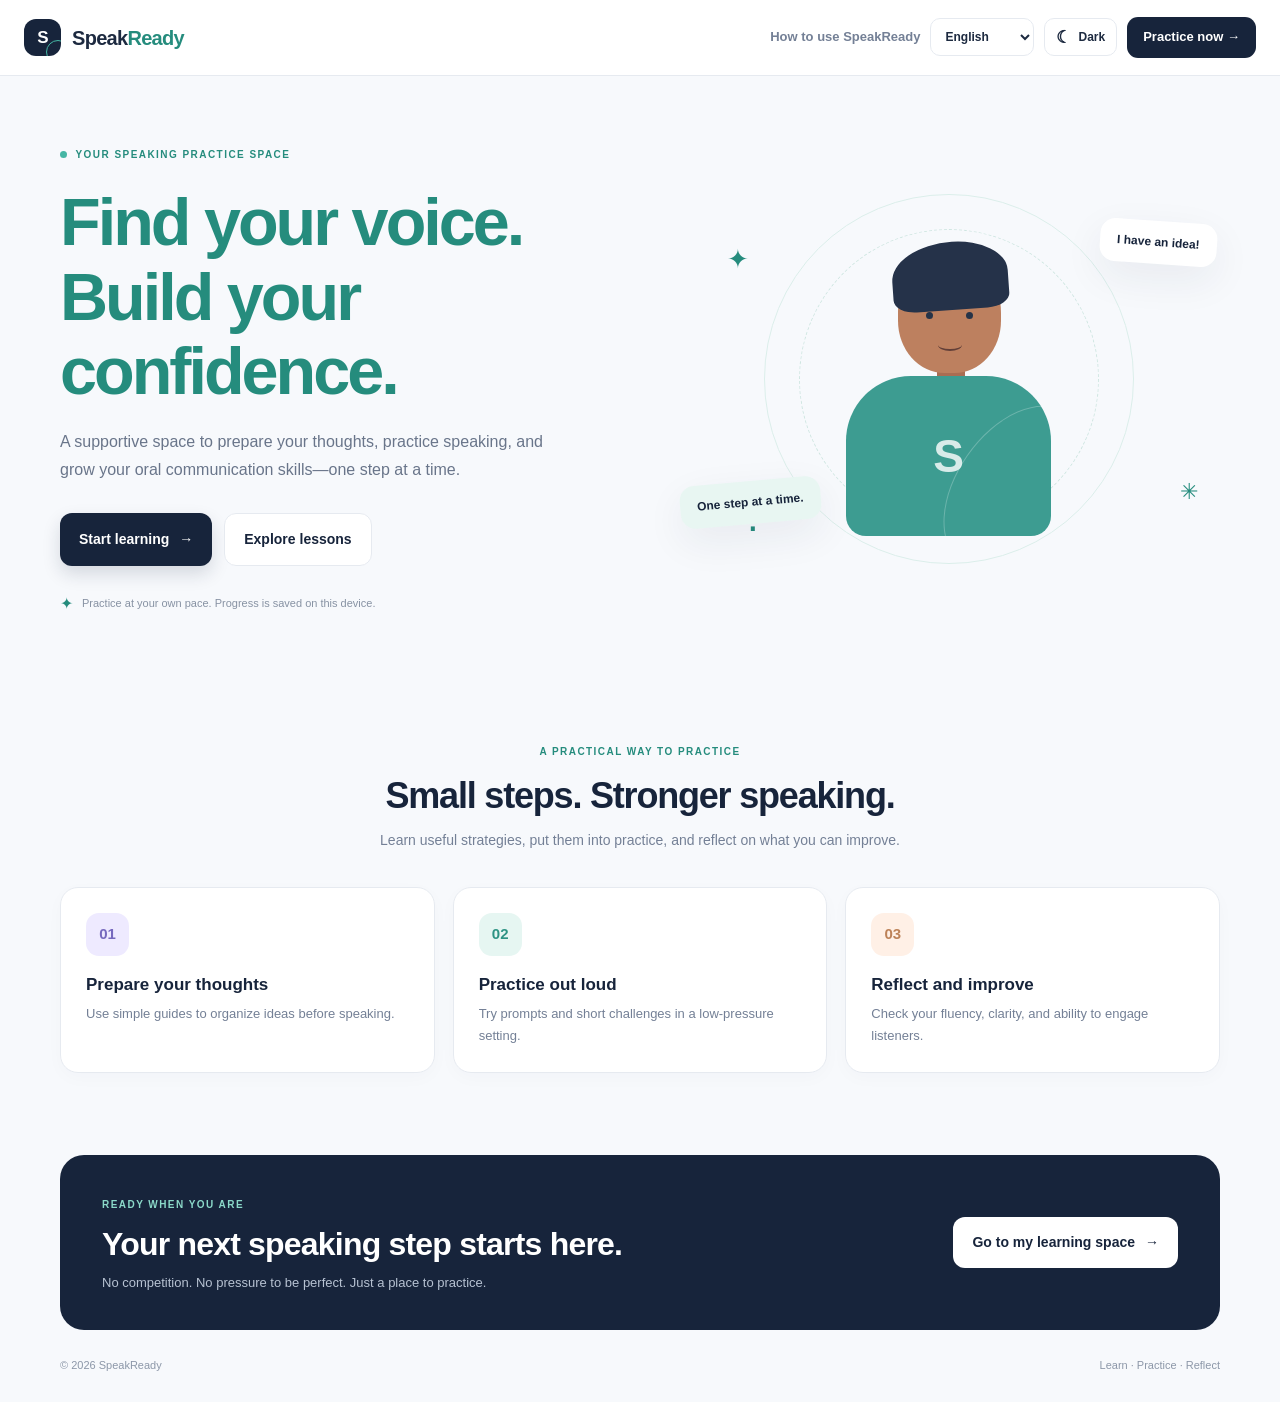
<file: index.html>
<!doctype html>
<html lang="en">

<head>
  <meta charset="utf-8">
  <meta name="viewport" content="width=device-width, initial-scale=1">
  <meta name="theme-color" content="#17243b">
  <meta name="description"
    content="SpeakReady is a guided digital learning module for speaking confidence and oral communication skills."
    data-i18n-content="home.metaDescription">
  <title>SpeakReady — Build confidence, one conversation at a time</title>
  <script src="assets/js/theme-init.js"></script>
  <link rel="stylesheet" href="assets/css/style.css">
  <script defer src="assets/js/i18n.js"></script>
  <script defer src="assets/js/layout.js"></script>
  <script defer src="assets/js/home.js"></script>
</head>

<body data-base="./" data-page="home" data-title-key="home.documentTitle">
  <a class="skip-link" href="#main-content" data-i18n="common.skip">Skip to content</a>
  <div id="site-header"></div>
  <main id="main-content" class="home-main">
    <section class="hero-section wrap">
      <div class="hero-copy">
        <span class="eyebrow"><span class="eyebrow-dot"></span><span data-i18n="home.eyebrow">YOUR SPEAKING PRACTICE
            SPACE</span></span>
        <h1><span data-i18n="home.headlineA">Find your voice.</span><br><span data-i18n="home.headlineB">Build your
            confidence.</span></h1>
        <p class="hero-description" data-i18n="home.description">A supportive space to prepare your thoughts, practice
          speaking, and grow your oral communication skills—one step at a time.</p>
        <div class="hero-actions">
          <a class="button button-primary button-lg" href="pages/dashboard.html"><span
              data-i18n="home.startLearning">Start learning</span><span aria-hidden="true">→</span></a>
          <a class="button button-quiet button-lg" href="pages/lessons.html" data-i18n="home.exploreLessons">Explore
            lessons</a>
        </div>
        <div class="hero-note"><span class="note-icon" aria-hidden="true">✦</span><span data-i18n="home.note">Practice
            at your own pace. Progress is saved on this device.</span></div>
      </div>
      <div class="hero-art" role="img" data-i18n-aria-label="home.illustrationLabel"
        aria-label="Illustration of a student speaking confidently">
        <div class="art-orbit orbit-one"></div>
        <div class="art-orbit orbit-two"></div>
        <div class="art-speech speech-one" data-i18n="home.speechOne">I have an idea!</div>
        <div class="art-speech speech-two" data-i18n="home.speechTwo">One step at a time.</div>
        <div class="art-person">
          <div class="person-hair"></div>
          <div class="person-head">
            <div class="person-eye eye-left"></div>
            <div class="person-eye eye-right"></div>
            <div class="person-smile"></div>
          </div>
          <div class="person-neck"></div>
          <div class="person-body"><span class="person-shirt-mark">S</span></div>
        </div>
        <div class="art-spark spark-one" aria-hidden="true">✦</div>
        <div class="art-spark spark-two" aria-hidden="true">✳</div>
        <div class="art-spark spark-three" aria-hidden="true">·</div>
      </div>
    </section>

    <section class="value-section wrap" aria-labelledby="value-heading">
      <div class="section-heading centered-heading">
        <span class="eyebrow" data-i18n="home.valueEyebrow">A PRACTICAL WAY TO PRACTICE</span>
        <h2 id="value-heading" data-i18n="home.valueTitle">Small steps. Stronger speaking.</h2>
        <p data-i18n="home.valueDescription">Learn useful strategies, put them into practice, and reflect on what you
          can improve.</p>
      </div>
      <div class="value-grid">
        <article class="value-card">
          <div class="value-icon icon-lavender">01</div>
          <h3 data-i18n="home.prepareTitle">Prepare your thoughts</h3>
          <p data-i18n="home.prepareText">Use simple guides to organize ideas before speaking.</p>
        </article>
        <article class="value-card">
          <div class="value-icon icon-mint">02</div>
          <h3 data-i18n="home.practiceTitle">Practice out loud</h3>
          <p data-i18n="home.practiceText">Try prompts and short challenges in a low-pressure setting.</p>
        </article>
        <article class="value-card">
          <div class="value-icon icon-peach">03</div>
          <h3 data-i18n="home.reflectTitle">Reflect and improve</h3>
          <p data-i18n="home.reflectText">Check your fluency, clarity, and ability to engage listeners.</p>
        </article>
      </div>
    </section>

    <section class="home-cta wrap">
      <div><span class="eyebrow eyebrow-light" data-i18n="home.ctaEyebrow">READY WHEN YOU ARE</span>
        <h2 data-i18n="home.ctaTitle">Your next speaking step starts here.</h2>
        <p data-i18n="home.ctaText">No competition. No pressure to be perfect. Just a place to practice.</p>
      </div>
      <a class="button button-light button-lg" href="pages/dashboard.html"><span data-i18n="home.goLearning">Go to my
          learning space</span><span aria-hidden="true">→</span></a>
    </section>
    <footer class="site-footer wrap"><span>© <span data-year></span> SpeakReady</span><span
        data-i18n="home.footer">Learn · Practice · Reflect</span></footer>
  </main>
</body>

</html>
</file>
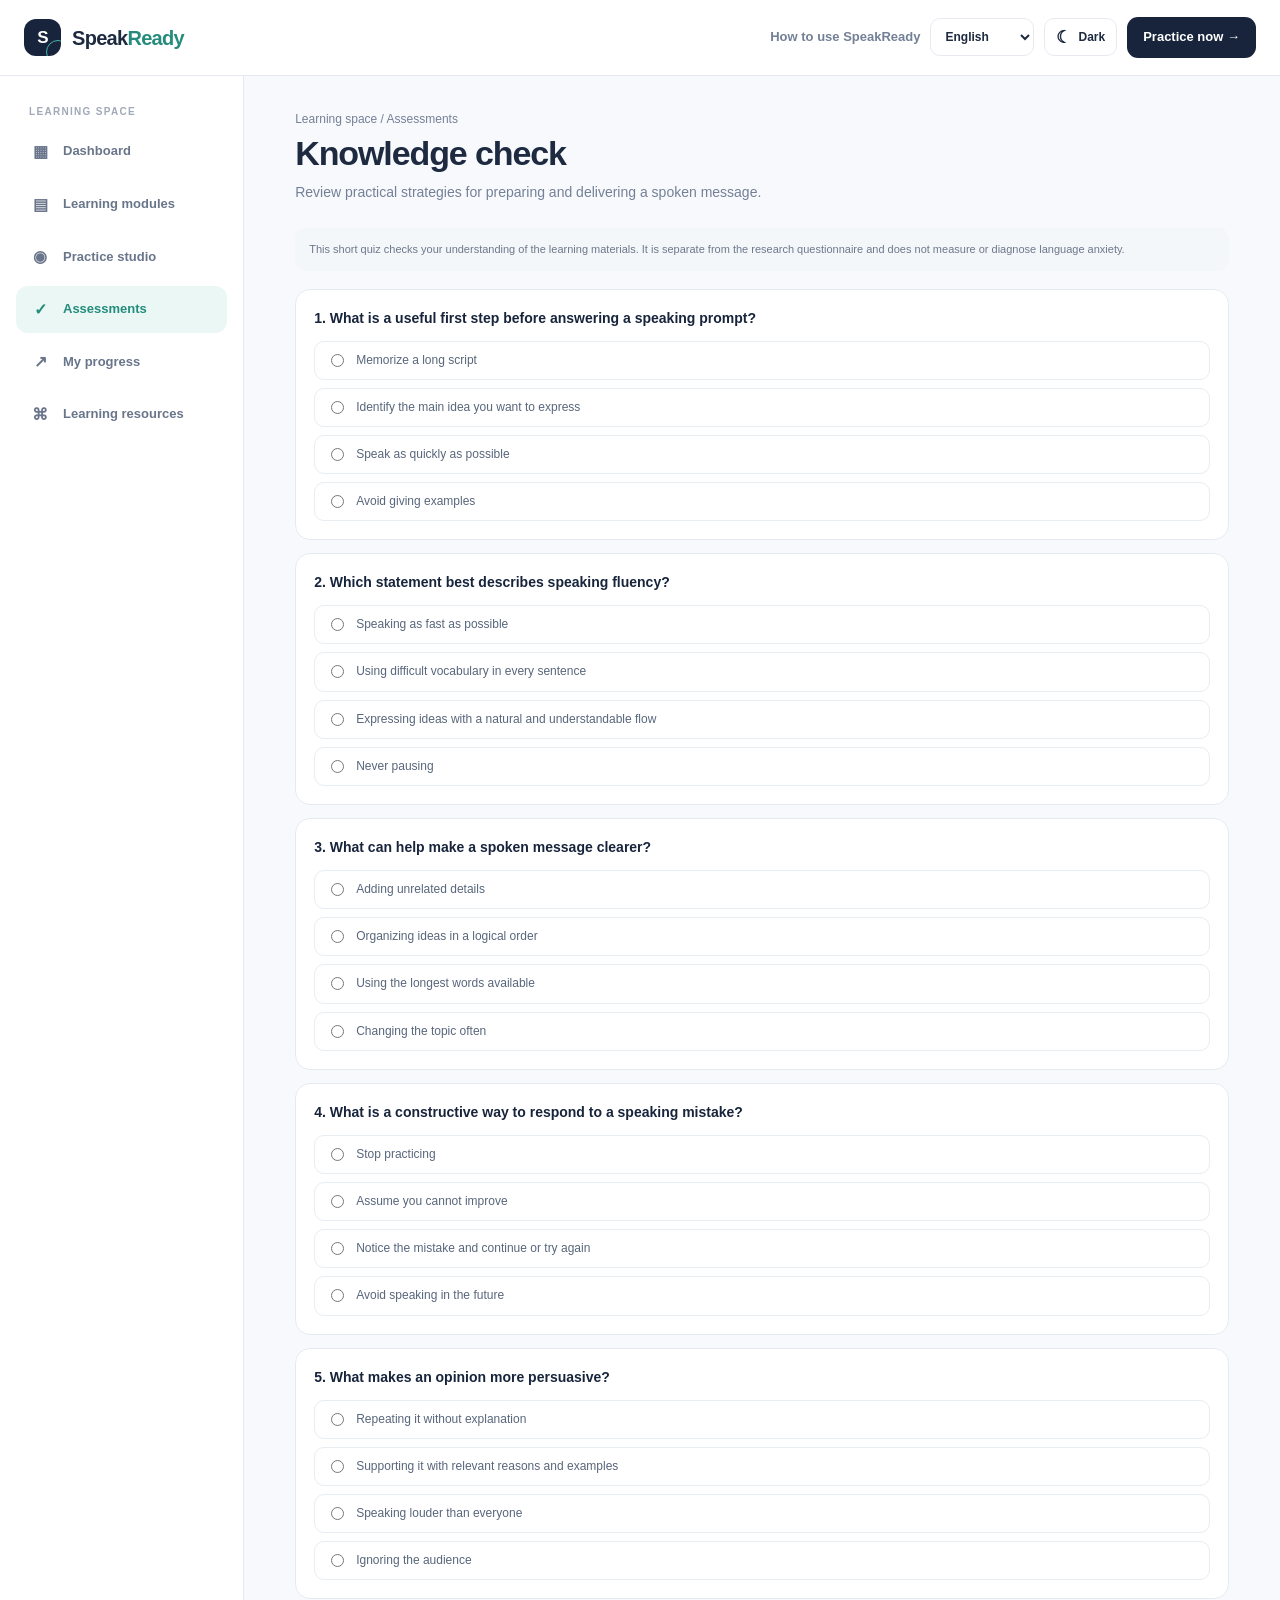
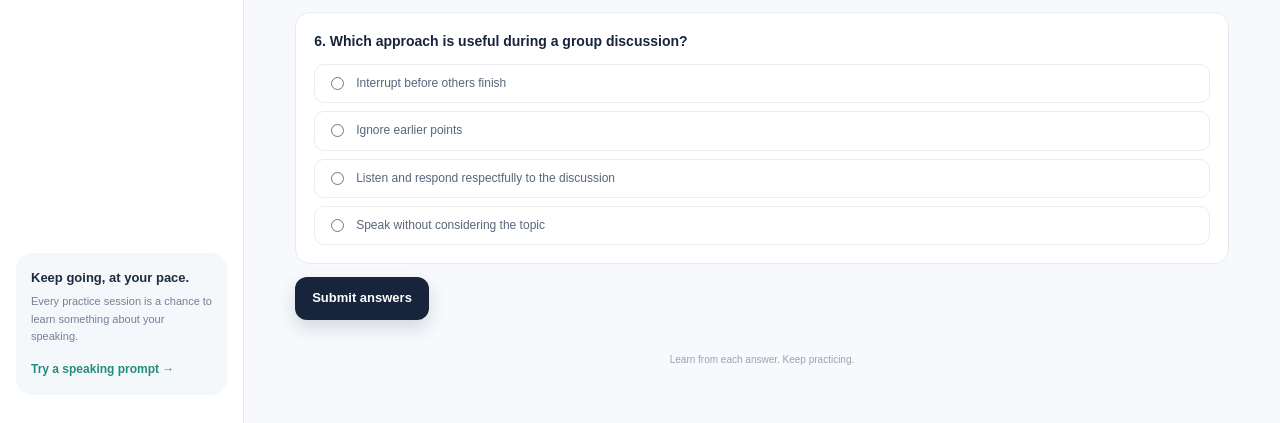
<file: pages/assessment.html>
<!doctype html>
<html lang="en">

<head>
    <meta charset="utf-8">
    <meta name="viewport" content="width=device-width,initial-scale=1">
    <meta name="theme-color" content="#17243b">
    <title>Assessment — SpeakReady</title>
    <script src="../assets/js/theme-init.js"></script>
    <link rel="stylesheet" href="../assets/css/style.css">
    <script defer src="../assets/js/i18n.js"></script>
    <script defer src="../assets/js/layout.js"></script>
    <script defer src="../assets/js/assessment.js"></script>
</head>

<body data-base="../" data-page="assessment" data-title-key="assessment.documentTitle"><a class="skip-link"
        href="#main-content" data-i18n="common.skip">Skip to content</a>
    <div id="site-header"></div>
    <div class="app-frame">
        <main id="main-content" class="main-content">
            <div class="page-topline">
                <div>
                    <div class="breadcrumb" data-i18n="assessment.breadcrumb">Learning space / Assessments</div>
                    <h1 class="page-title" data-i18n="assessment.title">Knowledge check</h1>
                    <p class="page-subtitle" data-i18n="assessment.subtitle">Review practical strategies for preparing
                        and delivering a spoken message.</p>
                </div>
            </div>
            <div class="notice notice-spaced" data-i18n="assessment.notice">This short quiz checks your understanding of
                the learning materials. It is separate from the research questionnaire and does not measure or diagnose
                language anxiety.</div>
            <form id="quiz-form">
                <div id="quiz-questions"></div><button class="button button-primary" type="submit"
                    data-i18n="assessment.submit">Submit answers</button>
            </form>
            <section id="quiz-result" class="panel quiz-result" hidden>
                <div class="score-circle"><span id="score-value">0%</span></div>
                <h2 id="score-heading" data-i18n="assessment.complete">Assessment complete</h2>
                <p id="score-message" class="panel-intro"></p><a class="button button-outline" href="progress.html"
                    data-i18n="assessment.viewProgress">View my progress</a>
            </section>
            <div class="site-footer-app" data-i18n="assessment.footer">Learn from each answer. Keep practicing.</div>
        </main>
    </div>
    <div id="toast" class="toast" role="status" aria-live="polite"></div>
</body>

</html>
</file>
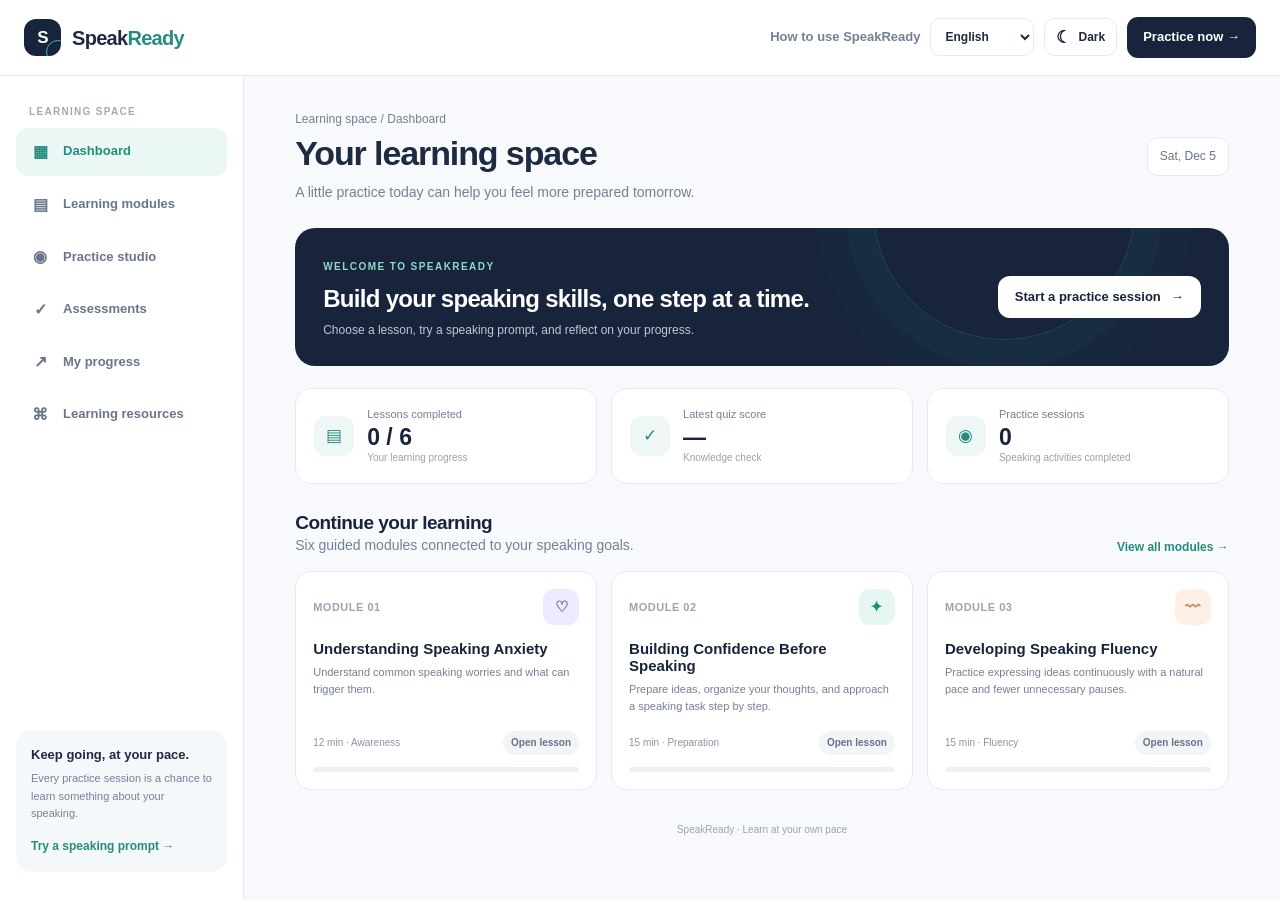
<file: pages/dashboard.html>
<!doctype html>
<html lang="en">

<head>
  <meta charset="utf-8">
  <meta name="viewport" content="width=device-width,initial-scale=1">
  <meta name="theme-color" content="#17243b">
  <title>Dashboard — SpeakReady</title>
  <script src="../assets/js/theme-init.js"></script>
  <link rel="stylesheet" href="../assets/css/style.css">
  <script defer src="../assets/js/i18n.js"></script>
  <script defer src="../assets/js/layout.js"></script>
  <script defer src="../assets/data/modules.js"></script>
  <script defer src="../assets/js/dashboard.js"></script>
</head>

<body data-base="../" data-page="dashboard" data-title-key="dashboard.documentTitle"><a class="skip-link"
    href="#main-content" data-i18n="common.skip">Skip to content</a>
  <div id="site-header"></div>
  <div class="app-frame">
    <main id="main-content" class="main-content">
      <div class="page-topline">
        <div>
          <div class="breadcrumb" data-i18n="dashboard.breadcrumb">Learning space / Dashboard</div>
          <h1 class="page-title" data-i18n="dashboard.title">Your learning space</h1>
          <p class="page-subtitle" data-i18n="dashboard.subtitle">A little practice today can help you feel more
            prepared tomorrow.</p>
        </div>
        <div class="date-chip" id="today-date" data-i18n="dashboard.date">Your dashboard</div>
      </div>
      <section class="welcome-banner">
        <div class="welcome-copy"><span class="eyebrow" data-i18n="dashboard.welcome">WELCOME TO SPEAKREADY</span>
          <h2 data-i18n="dashboard.welcomeTitle">Build your speaking skills, one step at a time.</h2>
          <p data-i18n="dashboard.welcomeText">Choose a lesson, try a speaking prompt, and reflect on your progress.</p>
        </div>
        <div class="welcome-action"><a class="button" href="practice.html"><span
              data-i18n="dashboard.startPractice">Start a practice session</span><span aria-hidden="true">→</span></a>
        </div>
      </section>
      <section class="stats-grid" aria-label="Learning statistics" data-i18n-aria-label="dashboard.stats">
        <article class="stat-card">
          <div class="stat-icon" aria-hidden="true">▤</div>
          <div>
            <div class="stat-label" data-i18n="dashboard.lessonsDone">Lessons completed</div>
            <div class="stat-value" id="stat-lessons">0 / 6</div>
            <div class="stat-hint" data-i18n="dashboard.progress">Your learning progress</div>
          </div>
        </article>
        <article class="stat-card">
          <div class="stat-icon" aria-hidden="true">✓</div>
          <div>
            <div class="stat-label" data-i18n="dashboard.latestQuiz">Latest quiz score</div>
            <div class="stat-value" id="stat-quiz">—</div>
            <div class="stat-hint" data-i18n="dashboard.knowledgeCheck">Knowledge check</div>
          </div>
        </article>
        <article class="stat-card">
          <div class="stat-icon" aria-hidden="true">◉</div>
          <div>
            <div class="stat-label" data-i18n="dashboard.practiceSessions">Practice sessions</div>
            <div class="stat-value" id="stat-practice">0</div>
            <div class="stat-hint" data-i18n="dashboard.activitiesDone">Speaking activities completed</div>
          </div>
        </article>
      </section>
      <div class="section-row">
        <div>
          <h2 data-i18n="dashboard.continue">Continue your learning</h2>
          <p class="page-subtitle" data-i18n="dashboard.modulesSubtitle">Six guided modules connected to your speaking
            goals.</p>
        </div><a class="text-link" href="lessons.html"><span data-i18n="dashboard.viewAll">View all modules</span> →</a>
      </div>
      <section class="module-grid" id="dashboard-modules" aria-label="Learning modules"
        data-i18n-aria-label="lessons.aria"></section>
      <div class="site-footer-app" data-i18n="dashboard.footer">SpeakReady · Learn at your own pace</div>
    </main>
  </div>
  <div id="toast" class="toast" role="status" aria-live="polite"></div>
</body>

</html>
</file>
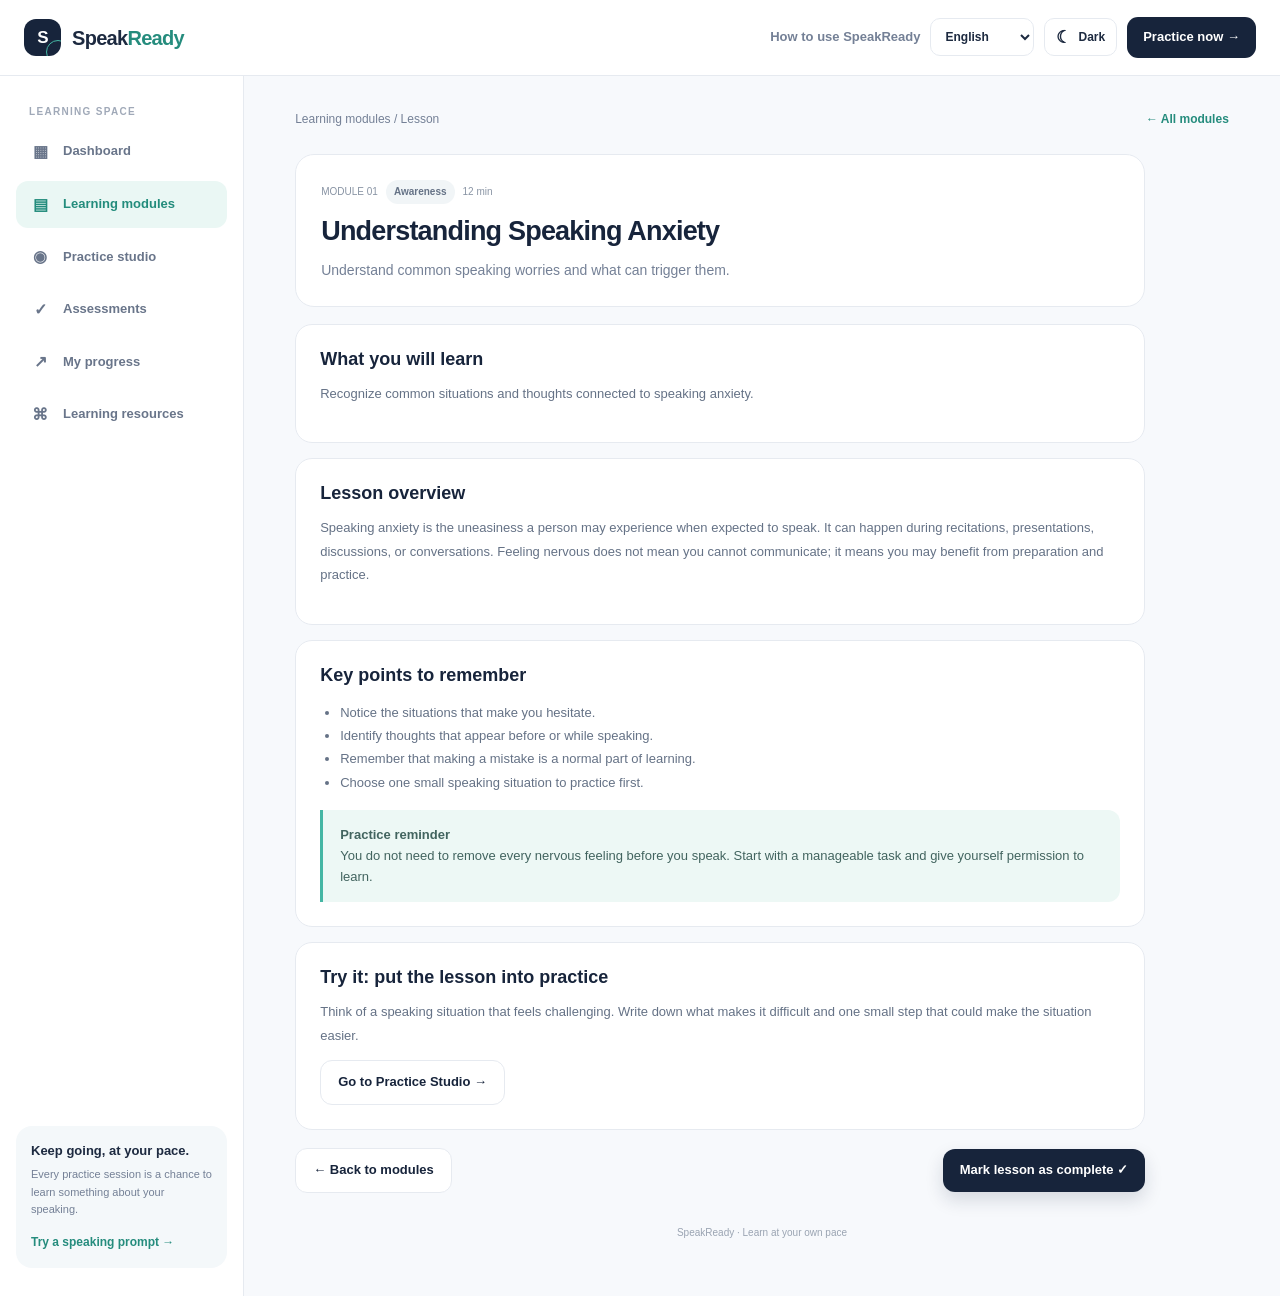
<file: pages/lesson.html>
<!doctype html>
<html lang="en">

<head>
    <meta charset="utf-8">
    <meta name="viewport" content="width=device-width,initial-scale=1">
    <meta name="theme-color" content="#17243b">
    <title>Lesson — SpeakReady</title>
    <script src="../assets/js/theme-init.js"></script>
    <link rel="stylesheet" href="../assets/css/style.css">
    <script defer src="../assets/js/i18n.js"></script>
    <script defer src="../assets/js/layout.js"></script>
    <script defer src="../assets/data/modules.js"></script>
    <script defer src="../assets/js/lesson.js"></script>
</head>

<body data-base="../" data-page="lessons" data-title-key="lesson.documentTitle"><a class="skip-link"
        href="#main-content" data-i18n="common.skip">Skip to content</a>
    <div id="site-header"></div>
    <div class="app-frame">
        <main id="main-content" class="main-content">
            <div class="page-topline">
                <div class="breadcrumb"><a href="lessons.html" data-i18n="lesson.breadcrumb">Learning modules /
                        Lesson</a></div><a class="text-link" href="lessons.html" data-i18n="lesson.allModules">← All
                    modules</a>
            </div>
            <div id="lesson-detail" class="lesson-detail">
                <p class="page-subtitle" data-i18n="lesson.loading">Loading lesson…</p>
            </div>
            <div class="site-footer-app" data-i18n="lessons.footer">SpeakReady · Learn at your own pace</div>
        </main>
    </div>
    <div id="toast" class="toast" role="status" aria-live="polite"></div>
</body>

</html>
</file>
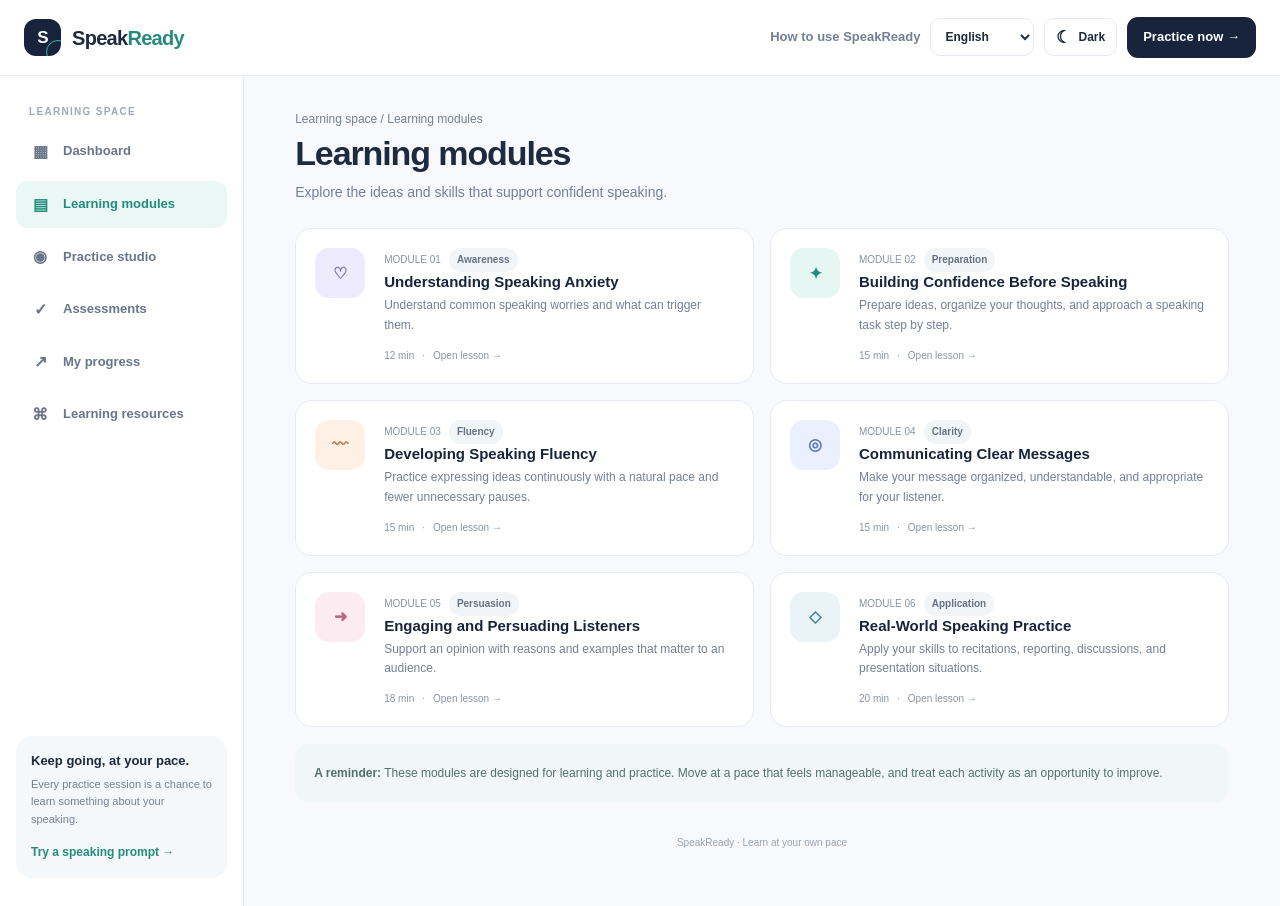
<file: pages/lessons.html>
<!doctype html>
<html lang="en">

<head>
    <meta charset="utf-8">
    <meta name="viewport" content="width=device-width,initial-scale=1">
    <meta name="theme-color" content="#17243b">
    <title>Learning Modules — SpeakReady</title>
    <script src="../assets/js/theme-init.js"></script>
    <link rel="stylesheet" href="../assets/css/style.css">
    <script defer src="../assets/js/i18n.js"></script>
    <script defer src="../assets/js/layout.js"></script>
    <script defer src="../assets/data/modules.js"></script>
    <script defer src="../assets/js/lessons.js"></script>
</head>

<body data-base="../" data-page="lessons" data-title-key="lessons.documentTitle"><a class="skip-link"
        href="#main-content" data-i18n="common.skip">Skip to content</a>
    <div id="site-header"></div>
    <div class="app-frame">
        <main id="main-content" class="main-content">
            <div class="page-topline">
                <div>
                    <div class="breadcrumb" data-i18n="lessons.breadcrumb">Learning space / Learning modules</div>
                    <h1 class="page-title" data-i18n="lessons.title">Learning modules</h1>
                    <p class="page-subtitle" data-i18n="lessons.subtitle">Explore the ideas and skills that support
                        confident speaking.</p>
                </div>
            </div>
            <section class="lesson-grid" id="lesson-grid" aria-label="All learning modules"
                data-i18n-aria-label="lessons.aria"></section>
            <div class="callout"><strong data-i18n="lessons.reminderTitle">A reminder:</strong> <span
                    data-i18n="lessons.reminder">These modules are designed for learning and practice. Move at a pace
                    that feels manageable, and treat each activity as an opportunity to improve.</span></div>
            <div class="site-footer-app" data-i18n="lessons.footer">SpeakReady · Learn at your own pace</div>
        </main>
    </div>
    <div id="toast" class="toast" role="status" aria-live="polite"></div>
</body>

</html>
</file>
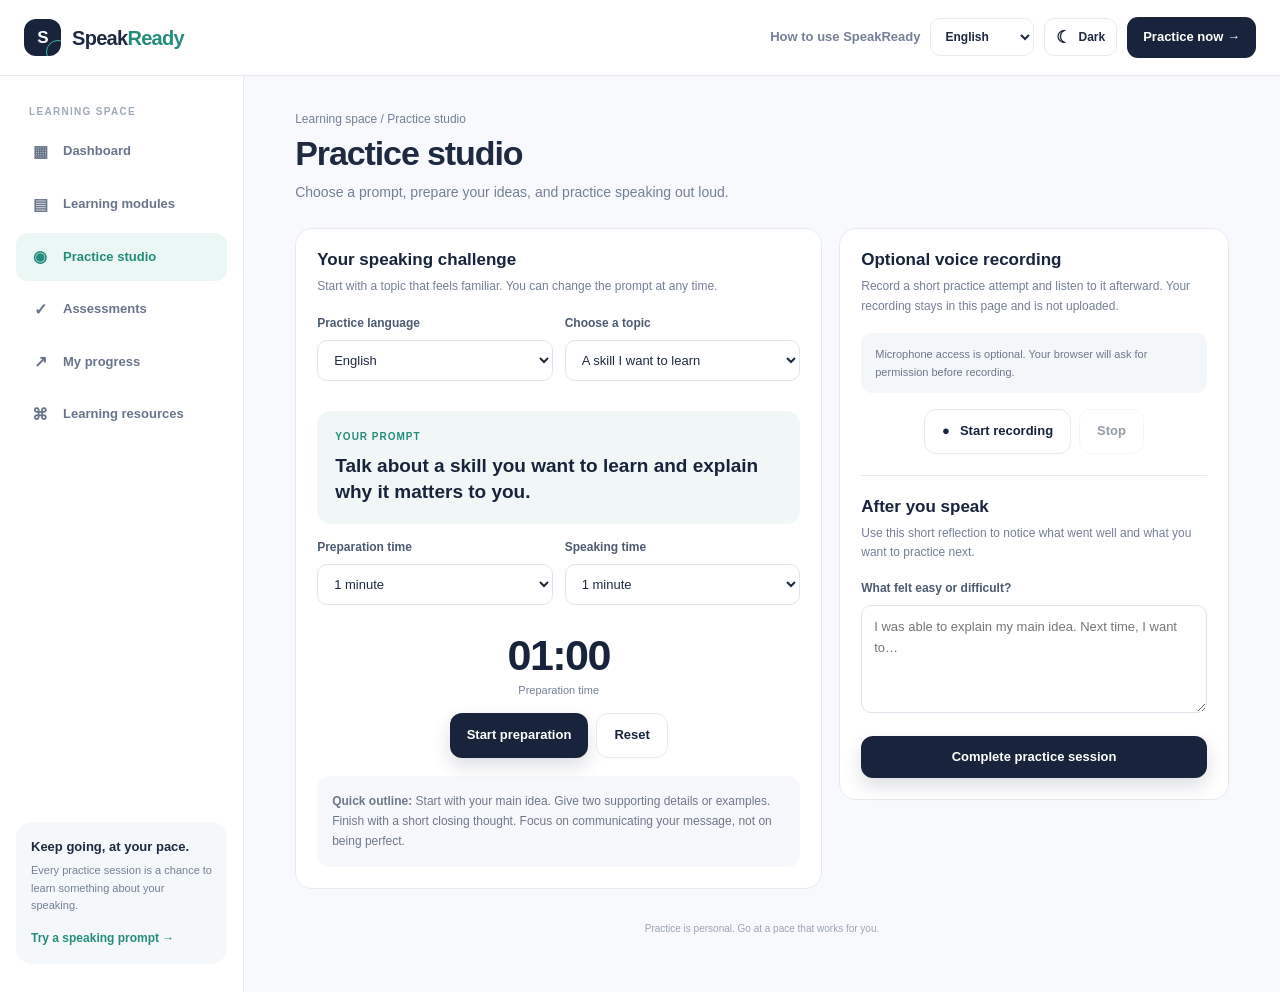
<file: pages/practice.html>
<!doctype html>
<html lang="en">

<head>
    <meta charset="utf-8">
    <meta name="viewport" content="width=device-width,initial-scale=1">
    <meta name="theme-color" content="#17243b">
    <title>Practice Studio — SpeakReady</title>
    <script src="../assets/js/theme-init.js"></script>
    <link rel="stylesheet" href="../assets/css/style.css">
    <script defer src="../assets/js/i18n.js"></script>
    <script defer src="../assets/js/layout.js"></script>
    <script defer src="../assets/js/practice.js"></script>
</head>

<body data-base="../" data-page="practice" data-title-key="practice.documentTitle"><a class="skip-link"
        href="#main-content" data-i18n="common.skip">Skip to content</a>
    <div id="site-header"></div>
    <div class="app-frame">
        <main id="main-content" class="main-content">
            <div class="page-topline">
                <div>
                    <div class="breadcrumb" data-i18n="practice.breadcrumb">Learning space / Practice studio</div>
                    <h1 class="page-title" data-i18n="practice.title">Practice studio</h1>
                    <p class="page-subtitle" data-i18n="practice.subtitle">Choose a prompt, prepare your ideas, and
                        practice speaking out loud.</p>
                </div>
            </div>
            <div class="practice-layout">
                <section class="panel">
                    <h2 data-i18n="practice.challenge">Your speaking challenge</h2>
                    <p class="panel-intro" data-i18n="practice.intro">Start with a topic that feels familiar. You can
                        change the prompt at any time.</p>
                    <div class="field-row">
                        <div class="field-group"><label class="form-label" for="practice-language"
                                data-i18n="practice.language">Practice language</label><select class="field"
                                id="practice-language">
                                <option value="English">English</option>
                                <option value="Filipino">Filipino</option>
                            </select></div>
                        <div class="field-group"><label class="form-label" for="practice-topic"
                                data-i18n="practice.topic">Choose a topic</label><select class="field"
                                id="practice-topic">
                                <option value="0" data-i18n="practice.topic1">A skill I want to learn</option>
                                <option value="1" data-i18n="practice.topic2">A helpful school improvement</option>
                                <option value="2" data-i18n="practice.topic3">Why teamwork matters</option>
                                <option value="3" data-i18n="practice.topic4">A book, game, or story I enjoy</option>
                                <option value="4" data-i18n="practice.topic5">Using technology responsibly</option>
                            </select></div>
                    </div>
                    <div class="prompt-box">
                        <div class="prompt-label" data-i18n="practice.promptLabel">YOUR PROMPT</div>
                        <p class="prompt-text" id="prompt-text">Talk about a skill you want to learn and explain why it
                            matters to you.</p>
                    </div>
                    <div class="field-row">
                        <div class="field-group"><label class="form-label" for="prep-duration"
                                data-i18n="practice.prepDuration">Preparation time</label><select class="field"
                                id="prep-duration">
                                <option value="30" data-i18n="time.30">30 seconds</option>
                                <option value="60" selected data-i18n="time.60">1 minute</option>
                                <option value="120" data-i18n="time.120">2 minutes</option>
                            </select></div>
                        <div class="field-group"><label class="form-label" for="speak-duration"
                                data-i18n="practice.speakDuration">Speaking time</label><select class="field"
                                id="speak-duration">
                                <option value="30" data-i18n="time.30">30 seconds</option>
                                <option value="60" selected data-i18n="time.60">1 minute</option>
                                <option value="90" data-i18n="time.90">90 seconds</option>
                                <option value="120" data-i18n="time.120">2 minutes</option>
                            </select></div>
                    </div>
                    <div class="timer-display" id="timer-display" aria-live="off">01:00</div>
                    <div class="timer-caption" id="timer-caption">Preparation time</div>
                    <div class="timer-controls"><button class="button button-primary" id="timer-start"
                            type="button">Start preparation</button><button class="button button-outline"
                            id="timer-reset" type="button" data-i18n="common.reset">Reset</button></div>
                    <div class="practice-helper" style="margin-top:18px"><strong data-i18n="practice.quickOutline">Quick
                            outline:</strong> <span data-i18n="practice.quickOutlineText">Start with your main idea.
                            Give two supporting details or examples. Finish with a short closing thought. Focus on
                            communicating your message, not on being perfect.</span></div>
                </section>
                <aside class="panel">
                    <h2 data-i18n="practice.recordTitle">Optional voice recording</h2>
                    <p class="panel-intro" data-i18n="practice.recordIntro">Record a short practice attempt and listen
                        to it afterward. Your recording stays in this page and is not uploaded.</p>
                    <div class="notice" id="recording-notice" data-i18n="practice.micNotice">Microphone access is
                        optional. Your browser will ask for permission before recording.</div>
                    <div class="timer-controls recording-controls"><button class="button button-outline"
                            id="record-start" type="button"><span aria-hidden="true">●</span> <span
                                data-i18n="practice.startRecording">Start recording</span></button><button
                            class="button button-outline" id="record-stop" type="button" disabled
                            data-i18n="practice.stopRecording">Stop</button></div><audio id="audio-playback" controls
                        hidden></audio>
                    <div id="recording-status" class="panel-intro" aria-live="polite"></div>
                    <hr class="panel-divider">
                    <h2 data-i18n="practice.afterSpeaking">After you speak</h2>
                    <p class="panel-intro" data-i18n="practice.reflectIntro">Use this short reflection to notice what
                        went well and what you want to practice next.</p>
                    <div class="field-group"><label class="form-label" for="practice-reflection"
                            data-i18n="practice.reflectionLabel">What felt easy or difficult?</label><textarea
                            class="field" rows="4" id="practice-reflection"
                            data-i18n-placeholder="practice.reflectionPlaceholder"
                            placeholder="I was able to explain my main idea. Next time, I want to…"></textarea></div>
                    <button class="button button-primary button-full" id="save-practice" type="button"
                        data-i18n="practice.complete">Complete practice session</button>
                </aside>
            </div>
            <div class="site-footer-app" data-i18n="practice.footer">Practice is personal. Go at a pace that works for
                you.</div>
        </main>
    </div>
    <div id="toast" class="toast" role="status" aria-live="polite"></div>
</body>

</html>
</file>
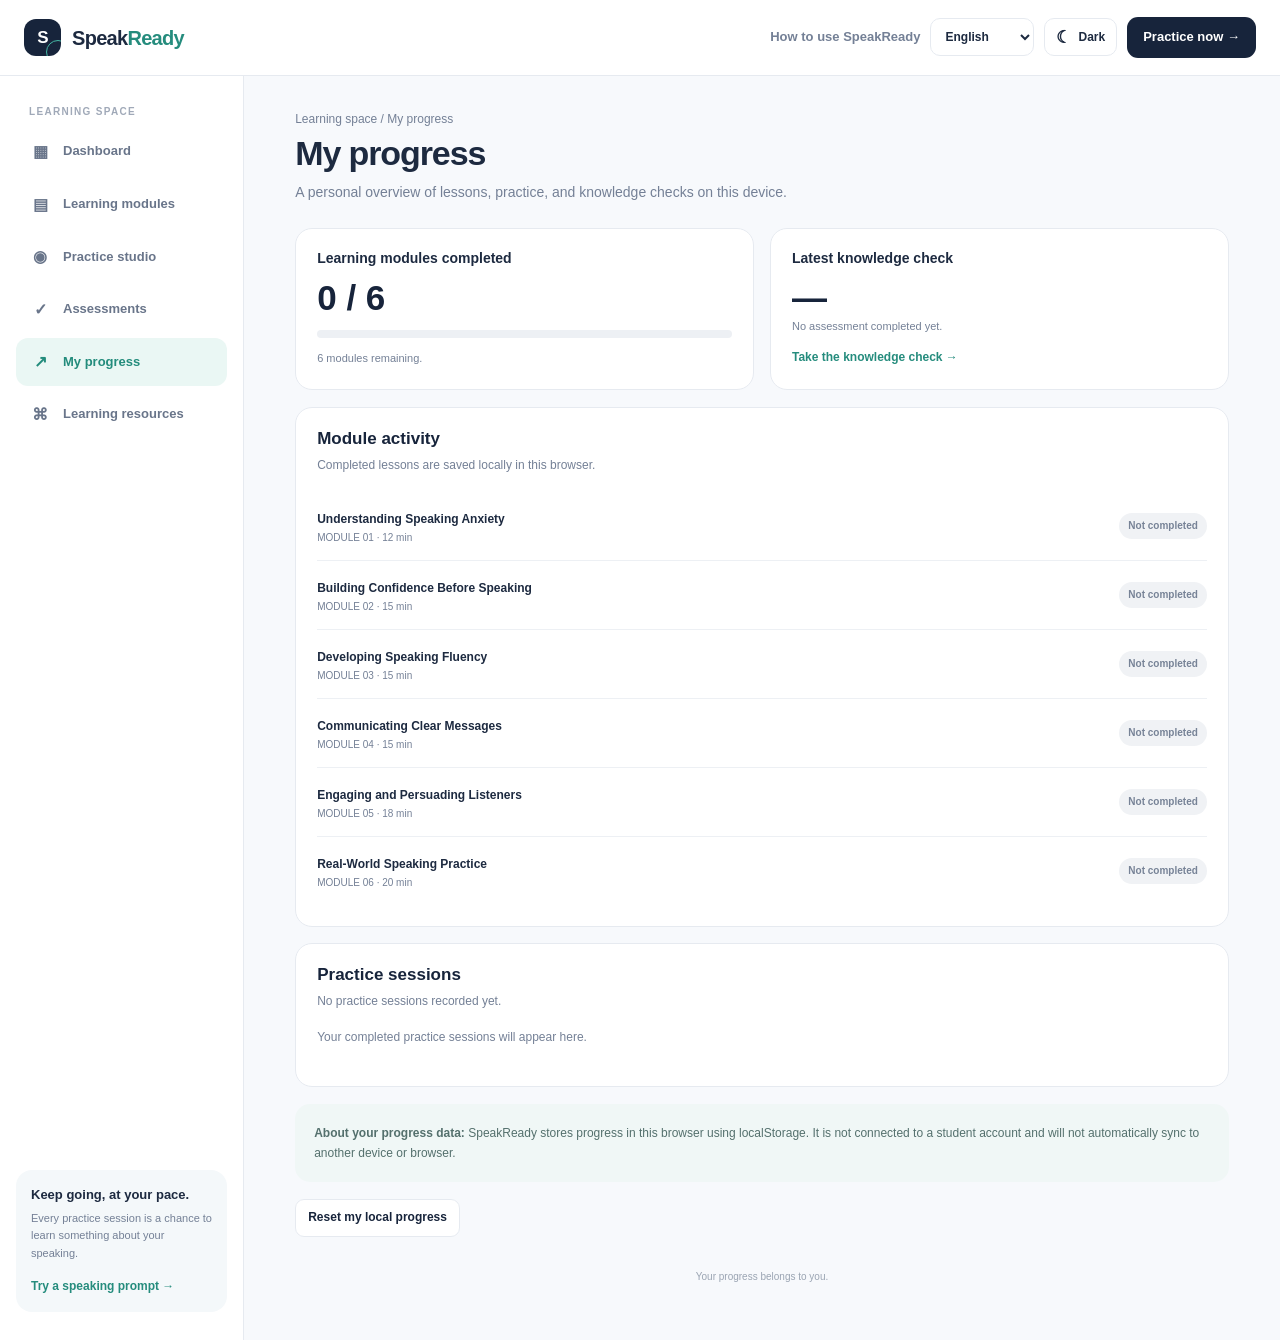
<file: pages/progress.html>
<!doctype html>
<html lang="en">

<head>
    <meta charset="utf-8">
    <meta name="viewport" content="width=device-width,initial-scale=1">
    <meta name="theme-color" content="#17243b">
    <title>My Progress — SpeakReady</title>
    <script src="../assets/js/theme-init.js"></script>
    <link rel="stylesheet" href="../assets/css/style.css">
    <script defer src="../assets/js/i18n.js"></script>
    <script defer src="../assets/js/layout.js"></script>
    <script defer src="../assets/data/modules.js"></script>
    <script defer src="../assets/js/progress.js"></script>
</head>

<body data-base="../" data-page="progress" data-title-key="progress.documentTitle"><a class="skip-link"
        href="#main-content" data-i18n="common.skip">Skip to content</a>
    <div id="site-header"></div>
    <div class="app-frame">
        <main id="main-content" class="main-content">
            <div class="page-topline">
                <div>
                    <div class="breadcrumb" data-i18n="progress.breadcrumb">Learning space / My progress</div>
                    <h1 class="page-title" data-i18n="progress.title">My progress</h1>
                    <p class="page-subtitle" data-i18n="progress.subtitle">A personal overview of lessons, practice, and
                        knowledge checks on this device.</p>
                </div>
            </div>
            <div class="progress-summary">
                <section class="progress-large">
                    <h3 data-i18n="progress.modulesDone">Learning modules completed</h3>
                    <div class="big-progress-number" id="progress-fraction">0 / 6</div>
                    <div class="progress-track progress-track-large">
                        <div class="progress-fill" id="overall-progress"></div>
                    </div>
                    <div class="progress-copy" id="progress-copy" data-i18n="progress.startTracking">Complete a lesson
                        to begin tracking your learning.</div>
                </section>
                <section class="progress-large">
                    <h3 data-i18n="progress.latestCheck">Latest knowledge check</h3>
                    <div class="big-progress-number" id="progress-quiz">—</div>
                    <div class="progress-copy" id="quiz-detail" data-i18n="common.noQuiz">No assessment completed yet.
                    </div><a class="text-link progress-action" href="assessment.html"><span
                            data-i18n="progress.takeCheck">Take the knowledge check</span> →</a>
                </section>
            </div>
            <section class="panel">
                <h2 data-i18n="progress.moduleActivity">Module activity</h2>
                <p class="panel-intro" data-i18n="progress.savedLessons">Completed lessons are saved locally in this
                    browser.</p>
                <div id="module-progress-list"></div>
            </section>
            <section class="panel progress-panel-spaced">
                <h2 data-i18n="progress.practiceSessions">Practice sessions</h2>
                <p class="panel-intro" id="practice-count" data-i18n="progress.noPractice">No practice sessions recorded
                    yet.</p>
                <div id="practice-list"></div>
            </section>
            <div class="callout"><strong data-i18n="progress.dataTitle">About your progress data:</strong> <span
                    data-i18n="progress.dataText">SpeakReady stores progress in this browser using localStorage. It is
                    not connected to a student account and will not automatically sync to another device or
                    browser.</span></div>
            <div class="progress-reset-wrap"><button class="button button-outline button-small" id="reset-progress"
                    type="button" data-i18n="progress.reset">Reset my local progress</button></div>
            <div class="site-footer-app" data-i18n="progress.footer">Your progress belongs to you.</div>
        </main>
    </div>
    <div id="toast" class="toast" role="status" aria-live="polite"></div>
</body>

</html>
</file>
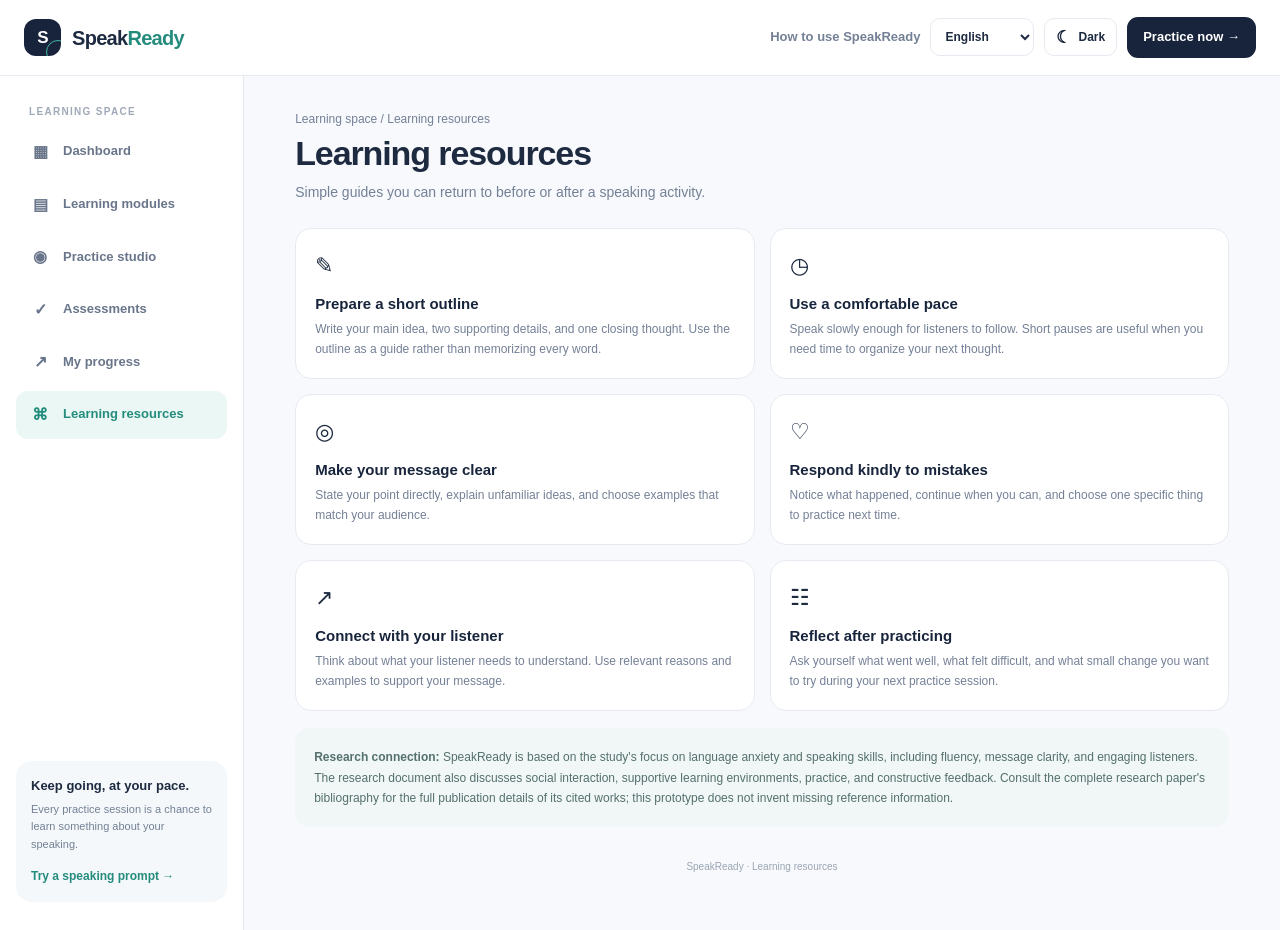
<file: pages/resources.html>
<!doctype html>
<html lang="en">

<head>
    <meta charset="utf-8">
    <meta name="viewport" content="width=device-width,initial-scale=1">
    <meta name="theme-color" content="#17243b">
    <title>Learning Resources — SpeakReady</title>
    <script src="../assets/js/theme-init.js"></script>
    <link rel="stylesheet" href="../assets/css/style.css">
    <script defer src="../assets/js/i18n.js"></script>
    <script defer src="../assets/js/layout.js"></script>
</head>

<body data-base="../" data-page="resources" data-title-key="resources.documentTitle"><a class="skip-link"
        href="#main-content" data-i18n="common.skip">Skip to content</a>
    <div id="site-header"></div>
    <div class="app-frame">
        <main id="main-content" class="main-content">
            <div class="page-topline">
                <div>
                    <div class="breadcrumb" data-i18n="resources.breadcrumb">Learning space / Learning resources</div>
                    <h1 class="page-title" data-i18n="resources.title">Learning resources</h1>
                    <p class="page-subtitle" data-i18n="resources.subtitle">Simple guides you can return to before or
                        after a speaking activity.</p>
                </div>
            </div>
            <section class="resource-grid">
                <article class="resource-card">
                    <div class="resource-icon" aria-hidden="true">✎</div>
                    <h3 data-i18n="resources.outlineTitle">Prepare a short outline</h3>
                    <p data-i18n="resources.outlineText">Write your main idea, two supporting details, and one closing
                        thought. Use the outline as a guide rather than memorizing every word.</p>
                </article>
                <article class="resource-card">
                    <div class="resource-icon" aria-hidden="true">◷</div>
                    <h3 data-i18n="resources.paceTitle">Use a comfortable pace</h3>
                    <p data-i18n="resources.paceText">Speak slowly enough for listeners to follow. Short pauses are
                        useful when you need time to organize your next thought.</p>
                </article>
                <article class="resource-card">
                    <div class="resource-icon" aria-hidden="true">◎</div>
                    <h3 data-i18n="resources.clearTitle">Make your message clear</h3>
                    <p data-i18n="resources.clearText">State your point directly, explain unfamiliar ideas, and choose
                        examples that match your audience.</p>
                </article>
                <article class="resource-card">
                    <div class="resource-icon" aria-hidden="true">♡</div>
                    <h3 data-i18n="resources.mistakesTitle">Respond kindly to mistakes</h3>
                    <p data-i18n="resources.mistakesText">Notice what happened, continue when you can, and choose one
                        specific thing to practice next time.</p>
                </article>
                <article class="resource-card">
                    <div class="resource-icon" aria-hidden="true">↗</div>
                    <h3 data-i18n="resources.listenerTitle">Connect with your listener</h3>
                    <p data-i18n="resources.listenerText">Think about what your listener needs to understand. Use
                        relevant reasons and examples to support your message.</p>
                </article>
                <article class="resource-card">
                    <div class="resource-icon" aria-hidden="true">☷</div>
                    <h3 data-i18n="resources.reflectTitle">Reflect after practicing</h3>
                    <p data-i18n="resources.reflectText">Ask yourself what went well, what felt difficult, and what
                        small change you want to try during your next practice session.</p>
                </article>
            </section>
            <div class="callout"><strong data-i18n="resources.researchTitle">Research connection:</strong> <span
                    data-i18n="resources.researchText">SpeakReady is based on the study's focus on language anxiety and
                    speaking skills.</span></div>
            <div class="site-footer-app" data-i18n="resources.footer">SpeakReady · Learning resources</div>
        </main>
    </div>
    <div id="toast" class="toast" role="status" aria-live="polite"></div>
</body>

</html>
</file>
<file: assets/css/style.css>
:root {
  --navy: #17243b;
  --navy-2: #243653;
  --ink: #1d2a40;
  --muted: #748096;
  --line: #e6eaf0;
  --paper: #f7f9fc;
  --white: #fff;
  --teal: #45b6a4;
  --teal-dark: #258c7d;
  --mint: #e6f6f2;
  --lavender: #eeeaff;
  --peach: #fff0e6;
  --shadow: 0 14px 40px rgba(28, 43, 67, .07);
  --radius: 20px;
  --font: 'DM Sans', Arial, sans-serif;
  --display: 'Manrope', 'DM Sans', Arial, sans-serif
}

* {
  box-sizing: border-box
}

html {
  scroll-behavior: smooth
}

body {
  margin: 0;
  background: var(--paper);
  color: var(--ink);
  font-family: var(--font);
  font-size: 15px;
  line-height: 1.6
}

button,
input,
select,
textarea {
  font: inherit
}

a {
  color: inherit;
  text-decoration: none
}

button,
a {
  -webkit-tap-highlight-color: transparent
}

button:focus-visible,
a:focus-visible,
input:focus-visible,
select:focus-visible,
textarea:focus-visible {
  outline: 3px solid rgba(69, 182, 164, .38);
  outline-offset: 3px
}

.skip-link {
  position: absolute;
  left: -9999px;
  top: 8px;
  background: #fff;
  padding: 10px 14px;
  z-index: 1000
}

.skip-link:focus {
  left: 8px
}

.wrap {
  width: min(1160px, calc(100% - 48px));
  margin-inline: auto
}

/* Shared header and application navigation */
.site-header {
  height: 76px;
  background: rgba(255, 255, 255, .94);
  border-bottom: 1px solid var(--line);
  display: flex;
  align-items: center;
  position: sticky;
  top: 0;
  z-index: 40;
  backdrop-filter: blur(14px);
  padding: 0 max(24px, calc((100vw - 1320px)/2))
}

.header-brand {
  display: flex;
  align-items: center;
  gap: 11px;
  font-family: var(--display);
  font-weight: 800;
  font-size: 20px;
  letter-spacing: -.7px
}

.brand-mark {
  width: 37px;
  height: 37px;
  border-radius: 12px;
  background: var(--navy);
  color: #fff;
  display: grid;
  place-items: center;
  font-size: 17px;
  letter-spacing: -1px;
  position: relative;
  overflow: hidden
}

.brand-mark:after {
  content: "";
  position: absolute;
  width: 22px;
  height: 22px;
  border: 1.5px solid var(--teal);
  border-radius: 50%;
  right: -9px;
  bottom: -8px
}

.brand-word span {
  color: var(--teal-dark)
}

.header-right {
  margin-left: auto;
  display: flex;
  align-items: center;
  gap: 14px
}

.header-link {
  font-size: 13px;
  color: var(--muted);
  font-weight: 600
}

.header-cta {
  padding: 10px 16px;
  border-radius: 11px;
  background: var(--navy);
  color: #fff;
  font-weight: 700;
  font-size: 13px
}

.menu-toggle {
  display: none;
  border: 1px solid var(--line);
  background: #fff;
  width: 40px;
  height: 40px;
  border-radius: 12px;
  color: var(--navy);
  font-size: 20px;
  cursor: pointer
}

.app-frame {
  width: min(1440px, 100%);
  margin: 0 auto;
  display: grid;
  grid-template-columns: 244px minmax(0, 1fr);
  min-height: calc(100vh - 76px)
}

.sidebar {
  background: #fff;
  border-right: 1px solid var(--line);
  padding: 28px 16px;
  display: flex;
  flex-direction: column;
  gap: 28px
}

.side-label {
  font-size: 10px;
  letter-spacing: 1.3px;
  font-weight: 700;
  color: #a0a9b8;
  padding: 0 13px;
  margin-bottom: 8px
}

.side-nav {
  display: grid;
  gap: 5px
}

.side-link {
  display: flex;
  gap: 12px;
  align-items: center;
  padding: 11px 13px;
  border-radius: 12px;
  font-weight: 600;
  font-size: 13px;
  color: #69758a;
  transition: .2s
}

.side-link:hover {
  background: #f5f8fa;
  color: var(--navy)
}

.side-link.active {
  background: #eaf7f4;
  color: #238c7c
}

.side-icon {
  width: 22px;
  text-align: center;
  font-size: 16px
}

.sidebar-bottom {
  margin-top: auto;
  background: #f4f8fa;
  border-radius: 16px;
  padding: 15px
}

.sidebar-bottom strong {
  display: block;
  font-size: 13px;
  margin-bottom: 4px
}

.sidebar-bottom p {
  font-size: 11px;
  color: var(--muted);
  margin: 0 0 10px
}

.sidebar-bottom a {
  font-size: 12px;
  color: var(--teal-dark);
  font-weight: 700
}

.main-content {
  min-width: 0;
  padding: 34px clamp(22px, 4vw, 54px) 55px
}

.page-topline {
  display: flex;
  align-items: center;
  justify-content: space-between;
  gap: 16px;
  margin-bottom: 25px
}

.breadcrumb {
  font-size: 12px;
  color: var(--muted)
}

.page-title {
  font-family: var(--display);
  font-size: clamp(26px, 3vw, 34px);
  letter-spacing: -1.1px;
  line-height: 1.2;
  margin: 4px 0 7px;
  font-weight: 800
}

.page-subtitle {
  color: var(--muted);
  margin: 0;
  font-size: 14px
}

.date-chip {
  font-size: 12px;
  color: #69758a;
  background: #fff;
  border: 1px solid var(--line);
  padding: 9px 12px;
  border-radius: 11px;
  white-space: nowrap
}

/* Home page */
.home-main {
  overflow: hidden
}

.hero-section {
  min-height: 590px;
  display: grid;
  grid-template-columns: 1.03fr .97fr;
  align-items: center;
  gap: 40px;
  padding-block: 65px 72px
}

.eyebrow {
  display: inline-flex;
  align-items: center;
  gap: 9px;
  font-size: 10px;
  letter-spacing: 1.45px;
  font-weight: 700;
  color: var(--teal-dark)
}

.eyebrow-dot {
  width: 7px;
  height: 7px;
  border-radius: 50%;
  background: var(--teal)
}

h1,
h2,
h3,
p {
  margin-top: 0
}

.hero-copy h1 {
  font: 800 clamp(42px, 5.2vw, 68px)/1.12 var(--display);
  letter-spacing: -3px;
  margin: 20px 0 19px;
  color: var(--navy)
}

.hero-copy h1 span {
  color: var(--teal-dark)
}

.hero-description {
  max-width: 520px;
  color: #69758a;
  font-size: 16px;
  line-height: 1.8;
  margin-bottom: 28px
}

.hero-actions {
  display: flex;
  flex-wrap: wrap;
  gap: 12px
}

.button {
  border: 0;
  display: inline-flex;
  align-items: center;
  justify-content: center;
  gap: 10px;
  border-radius: 12px;
  padding: 11px 17px;
  font-weight: 700;
  font-size: 13px;
  cursor: pointer;
  transition: transform .18s, box-shadow .18s, background .18s
}

.button:hover {
  transform: translateY(-2px)
}

.button-primary {
  background: var(--navy);
  color: #fff;
  box-shadow: 0 8px 18px rgba(23, 36, 59, .15)
}

.button-primary:hover {
  background: #263a59
}

.button-quiet {
  background: #fff;
  border: 1px solid var(--line);
  color: var(--navy)
}

.button-light {
  background: #fff;
  color: var(--navy)
}

.button-lg {
  padding: 14px 19px;
  font-size: 14px
}

.button-small {
  padding: 8px 12px;
  font-size: 12px;
  border-radius: 9px
}

.button-outline {
  background: #fff;
  color: var(--navy);
  border: 1px solid var(--line)
}

.button-teal {
  background: var(--teal);
  color: #103c39
}

.button:disabled {
  opacity: .45;
  cursor: not-allowed;
  transform: none
}

.hero-note {
  display: flex;
  align-items: center;
  gap: 9px;
  margin-top: 25px;
  font-size: 11px;
  color: #8792a3
}

.note-icon {
  color: var(--teal-dark);
  font-size: 16px
}

.hero-art {
  height: 420px;
  position: relative;
  display: grid;
  place-items: center
}

.art-orbit {
  position: absolute;
  border: 1px solid #dbeeea;
  border-radius: 50%;
  width: 370px;
  height: 370px
}

.orbit-two {
  width: 300px;
  height: 300px;
  border-style: dashed;
  border-color: #cfe6e1
}

.art-person {
  position: relative;
  width: 245px;
  height: 315px;
  z-index: 2
}

.person-head {
  position: absolute;
  top: 35px;
  left: 72px;
  width: 103px;
  height: 116px;
  border-radius: 47% 48% 45% 45%;
  background: #bd805f;
  z-index: 2
}

.person-hair {
  position: absolute;
  top: 20px;
  left: 66px;
  width: 116px;
  height: 68px;
  border-radius: 55% 48% 20% 20%;
  background: #253249;
  z-index: 3;
  transform: rotate(-4deg)
}

.person-eye {
  position: absolute;
  top: 55px;
  width: 7px;
  height: 7px;
  background: #263348;
  border-radius: 50%
}

.eye-left {
  left: 28px
}

.eye-right {
  right: 28px
}

.person-smile {
  position: absolute;
  width: 24px;
  height: 12px;
  border-bottom: 2px solid #633f38;
  border-radius: 50%;
  bottom: 22px;
  left: 40px
}

.person-neck {
  position: absolute;
  top: 136px;
  left: 111px;
  width: 28px;
  height: 34px;
  background: #a96d52;
  z-index: 1
}

.person-body {
  position: absolute;
  top: 154px;
  left: 20px;
  width: 205px;
  height: 160px;
  background: #3d9c91;
  border-radius: 65px 65px 20px 20px;
  z-index: 1;
  display: grid;
  place-items: center;
  overflow: hidden
}

.person-body:after {
  content: "";
  position: absolute;
  width: 110px;
  height: 180px;
  border: 1px solid rgba(255, 255, 255, .24);
  border-radius: 50%;
  transform: rotate(35deg);
  right: -18px;
  top: 20px
}

.person-shirt-mark {
  color: rgba(255, 255, 255, .8);
  font: 800 46px var(--display)
}

.art-speech {
  position: absolute;
  background: #fff;
  padding: 12px 17px;
  border-radius: 15px;
  box-shadow: var(--shadow);
  z-index: 4;
  font-weight: 700;
  font-size: 12px;
  color: var(--navy)
}

.speech-one {
  top: 52px;
  right: 4px;
  transform: rotate(4deg)
}

.speech-two {
  left: 3px;
  bottom: 65px;
  transform: rotate(-5deg);
  background: #e8f6f2
}

.art-spark {
  position: absolute;
  color: var(--teal-dark);
  font-size: 26px
}

.spark-one {
  top: 70px;
  left: 50px
}

.spark-two {
  right: 22px;
  bottom: 80px;
  font-size: 22px
}

.spark-three {
  left: 70px;
  bottom: 30px;
  font-size: 42px
}

.value-section {
  padding-block: 50px 82px
}

.centered-heading {
  text-align: center;
  max-width: 620px;
  margin: 0 auto 35px
}

.section-heading h2 {
  font: 800 clamp(27px, 3vw, 36px)/1.2 var(--display);
  letter-spacing: -1.2px;
  margin: 12px 0;
  color: var(--navy)
}

.section-heading p {
  color: var(--muted);
  font-size: 14px
}

.value-grid {
  display: grid;
  grid-template-columns: repeat(3, 1fr);
  gap: 18px
}

.value-card {
  background: #fff;
  border: 1px solid var(--line);
  border-radius: 18px;
  padding: 25px;
  box-shadow: 0 5px 18px rgba(28, 43, 67, .025)
}

.value-icon {
  width: 43px;
  height: 43px;
  display: grid;
  place-items: center;
  border-radius: 13px;
  font-weight: 800;
  font-family: var(--display);
  margin-bottom: 19px
}

.icon-lavender {
  background: var(--lavender);
  color: #7669be
}

.icon-mint {
  background: var(--mint);
  color: #2d9384
}

.icon-peach {
  background: var(--peach);
  color: #bd8258
}

.value-card h3 {
  font: 700 17px var(--display);
  margin-bottom: 8px;
  color: var(--navy)
}

.value-card p {
  font-size: 13px;
  color: var(--muted);
  margin: 0;
  line-height: 1.7
}

.home-cta {
  background: var(--navy);
  border-radius: 24px;
  padding: 36px 42px;
  display: flex;
  align-items: center;
  justify-content: space-between;
  gap: 24px;
  color: #fff
}

.eyebrow-light {
  color: #8bd9c9
}

.home-cta h2 {
  font: 800 clamp(23px, 3vw, 32px)/1.2 var(--display);
  letter-spacing: -.8px;
  margin: 10px 0
}

.home-cta p {
  color: #b7c2d2;
  margin: 0;
  font-size: 13px
}

.site-footer {
  display: flex;
  justify-content: space-between;
  color: #8c97a8;
  font-size: 11px;
  padding-block: 27px
}

/* Dashboard and cards */
.welcome-banner {
  background: var(--navy);
  border-radius: 20px;
  padding: 25px 28px;
  color: #fff;
  display: flex;
  align-items: center;
  justify-content: space-between;
  gap: 20px;
  overflow: hidden;
  position: relative;
  margin-bottom: 22px
}

.welcome-banner:after {
  content: "";
  position: absolute;
  width: 260px;
  height: 260px;
  border: 1px solid rgba(69, 182, 164, .22);
  border-radius: 50%;
  right: 10%;
  top: -150px;
  box-shadow: 0 0 0 28px rgba(69, 182, 164, .035), 0 0 0 58px rgba(69, 182, 164, .025)
}

.welcome-copy {
  position: relative;
  z-index: 1
}

.welcome-copy .eyebrow {
  color: #8ddacc
}

.welcome-copy h2 {
  font: 800 24px var(--display);
  letter-spacing: -.7px;
  margin: 8px 0
}

.welcome-copy p {
  font-size: 12px;
  color: #bdc8d6;
  margin: 0
}

.welcome-action {
  position: relative;
  z-index: 1;
  white-space: nowrap
}

.welcome-action .button {
  background: #fff;
  color: var(--navy)
}

.stats-grid {
  display: grid;
  grid-template-columns: repeat(3, 1fr);
  gap: 14px;
  margin-bottom: 28px
}

.stat-card {
  background: #fff;
  border: 1px solid var(--line);
  border-radius: 16px;
  padding: 17px 18px;
  display: flex;
  align-items: center;
  gap: 13px
}

.stat-icon {
  width: 40px;
  height: 40px;
  display: grid;
  place-items: center;
  border-radius: 12px;
  background: #eef7f5;
  color: var(--teal-dark);
  font-size: 17px;
  flex: none
}

.stat-label {
  font-size: 11px;
  color: var(--muted);
  margin-bottom: 2px
}

.stat-value {
  font: 800 23px var(--display);
  color: var(--navy);
  line-height: 1.1
}

.stat-hint {
  font-size: 10px;
  color: #98a2b1
}

.section-row {
  display: flex;
  justify-content: space-between;
  align-items: end;
  gap: 16px;
  margin: 27px 0 14px
}

.section-row h2 {
  font: 800 19px var(--display);
  letter-spacing: -.5px;
  margin: 0;
  color: var(--navy)
}

.text-link {
  font-size: 12px;
  font-weight: 700;
  color: var(--teal-dark)
}

.module-grid {
  display: grid;
  grid-template-columns: repeat(3, 1fr);
  gap: 14px
}

.module-card {
  background: #fff;
  border: 1px solid var(--line);
  border-radius: 16px;
  padding: 17px;
  display: flex;
  flex-direction: column;
  min-height: 208px;
  transition: .2s
}

.module-card:hover {
  transform: translateY(-3px);
  box-shadow: var(--shadow);
  border-color: #cde5df
}

.module-top {
  display: flex;
  align-items: center;
  justify-content: space-between;
  margin-bottom: 15px
}

.module-number {
  font: 800 11px var(--display);
  color: #9aa5b4;
  letter-spacing: .5px
}

.module-symbol {
  width: 36px;
  height: 36px;
  border-radius: 11px;
  display: grid;
  place-items: center;
  font-weight: 700
}

.module-card h3 {
  font: 700 15px var(--display);
  margin: 0 0 7px;
  color: var(--navy)
}

.module-card p {
  font-size: 11px;
  color: var(--muted);
  line-height: 1.6;
  margin: 0 0 15px
}

.module-card-footer {
  margin-top: auto;
  display: flex;
  align-items: center;
  justify-content: space-between;
  gap: 8px
}

.module-duration {
  font-size: 10px;
  color: #8994a4
}

.progress-track {
  height: 5px;
  border-radius: 20px;
  background: #edf0f4;
  overflow: hidden;
  margin-top: 12px
}

.progress-fill {
  height: 100%;
  border-radius: 20px;
  background: var(--teal);
  width: 0
}

.empty-note {
  background: #fff;
  border: 1px dashed #d6dde6;
  padding: 24px;
  border-radius: 15px;
  color: var(--muted);
  font-size: 13px;
  text-align: center
}

/* Lesson library and lesson detail */
.lesson-grid {
  display: grid;
  grid-template-columns: repeat(2, 1fr);
  gap: 16px
}

.lesson-card {
  display: grid;
  grid-template-columns: 54px 1fr;
  gap: 15px;
  background: #fff;
  border: 1px solid var(--line);
  border-radius: 17px;
  padding: 19px;
  transition: .2s
}

.lesson-card:hover {
  border-color: #bee1d9;
  box-shadow: var(--shadow);
  transform: translateY(-2px)
}

.lesson-symbol {
  height: 50px;
  width: 50px;
  border-radius: 14px;
  display: grid;
  place-items: center;
  font: 800 16px var(--display)
}

.lesson-card h3 {
  font: 700 15px var(--display);
  margin: 1px 0 6px;
  color: var(--navy)
}

.lesson-card p {
  font-size: 12px;
  color: var(--muted);
  margin: 0 0 12px;
  line-height: 1.65
}

.lesson-meta {
  display: flex;
  flex-wrap: wrap;
  gap: 8px;
  align-items: center;
  font-size: 10px;
  color: #8994a4
}

.tag {
  background: #f1f5f7;
  border-radius: 20px;
  padding: 4px 8px;
  font-size: 10px;
  color: #657286;
  font-weight: 600
}

.lesson-detail {
  max-width: 850px
}

.lesson-hero {
  background: #fff;
  border: 1px solid var(--line);
  border-radius: 19px;
  padding: 25px;
  margin-bottom: 17px
}

.lesson-hero h1 {
  font: 800 27px/1.2 var(--display);
  letter-spacing: -.8px;
  color: var(--navy);
  margin: 11px 0
}

.lesson-hero p {
  color: var(--muted);
  font-size: 14px;
  margin: 0
}

.lesson-content-card {
  background: #fff;
  border: 1px solid var(--line);
  border-radius: 17px;
  padding: 24px;
  margin-bottom: 15px
}

.lesson-content-card h2 {
  font: 800 18px var(--display);
  color: var(--navy);
  margin: 0 0 12px
}

.lesson-content-card p,
.lesson-content-card li {
  color: #657286;
  font-size: 13px;
  line-height: 1.8
}

.lesson-content-card ul {
  padding-left: 20px;
  margin-bottom: 0
}

.tip-box {
  background: #edf8f5;
  border-left: 3px solid var(--teal);
  padding: 15px 17px;
  border-radius: 0 12px 12px 0;
  font-size: 13px;
  color: #42645f;
  margin-top: 16px
}

.lesson-actions {
  display: flex;
  justify-content: space-between;
  gap: 12px;
  align-items: center;
  margin-top: 18px
}

/* Practice and forms */
.practice-layout {
  display: grid;
  grid-template-columns: minmax(0, 1.15fr) minmax(260px, .85fr);
  gap: 17px;
  align-items: start
}

.panel {
  background: #fff;
  border: 1px solid var(--line);
  border-radius: 17px;
  padding: 21px
}

.panel h2 {
  font: 800 17px var(--display);
  color: var(--navy);
  margin: 0 0 7px
}

.panel-intro {
  color: var(--muted);
  font-size: 12px;
  margin: 0 0 17px
}

.form-label {
  display: block;
  font-size: 12px;
  font-weight: 700;
  color: #4c5b70;
  margin: 0 0 7px
}

.field {
  width: 100%;
  border: 1px solid #dfe5ec;
  border-radius: 10px;
  background: #fff;
  padding: 11px 12px;
  color: var(--ink);
  font-size: 13px
}

.field:focus {
  border-color: var(--teal)
}

.field-group {
  margin-bottom: 16px
}

.field-row {
  display: grid;
  grid-template-columns: 1fr 1fr;
  gap: 12px
}

.prompt-box {
  background: #f1f7f6;
  border-radius: 14px;
  padding: 18px;
  margin: 14px 0
}

.prompt-label {
  font-size: 10px;
  letter-spacing: 1px;
  color: var(--teal-dark);
  font-weight: 800
}

.prompt-text {
  font: 700 19px/1.4 var(--display);
  color: var(--navy);
  margin: 8px 0 0
}

.timer-display {
  font: 800 43px var(--display);
  letter-spacing: -1.5px;
  color: var(--navy);
  text-align: center;
  padding: 10px
}

.timer-caption {
  text-align: center;
  color: var(--muted);
  font-size: 11px;
  margin-top: -8px;
  margin-bottom: 13px
}

.timer-controls {
  display: flex;
  gap: 8px;
  justify-content: center;
  flex-wrap: wrap
}

.practice-helper {
  background: #f7f8fb;
  border-radius: 13px;
  padding: 15px;
  font-size: 12px;
  color: #6d788b;
  line-height: 1.7
}

.rubric-row {
  padding: 12px 0;
  border-bottom: 1px solid #edf0f4
}

.rubric-row:last-child {
  border: 0
}

.rubric-title {
  font-weight: 700;
  font-size: 12px;
  color: #405069;
  margin-bottom: 8px
}

.rating-options {
  display: flex;
  gap: 7px;
  flex-wrap: wrap
}

.rating-option {
  position: relative
}

.rating-option input {
  position: absolute;
  opacity: 0;
  pointer-events: none
}

.rating-option span {
  display: inline-grid;
  place-items: center;
  min-width: 34px;
  height: 32px;
  padding: 0 8px;
  border: 1px solid #dfe5ec;
  border-radius: 8px;
  color: #728095;
  font-size: 12px;
  cursor: pointer
}

.rating-option input:checked+span {
  background: #e7f6f2;
  border-color: #88cfc1;
  color: #207c70;
  font-weight: 800
}

.quiz-question {
  background: #fff;
  border: 1px solid var(--line);
  border-radius: 15px;
  padding: 18px;
  margin-bottom: 13px
}

.quiz-question h3 {
  font: 700 14px/1.5 var(--display);
  margin: 0 0 12px;
  color: var(--navy)
}

.choice-list {
  display: grid;
  gap: 8px
}

.choice {
  display: flex;
  gap: 9px;
  align-items: flex-start;
  padding: 9px 11px;
  border: 1px solid #e8edf1;
  border-radius: 10px;
  font-size: 12px;
  color: #58667b;
  cursor: pointer
}

.choice:has(input:checked) {
  border-color: #9bd6ca;
  background: #eff8f6;
  color: #315e58
}

.choice input {
  margin-top: 3px;
  accent-color: var(--teal-dark)
}

.notice {
  padding: 12px 14px;
  background: #f4f7fa;
  border-radius: 11px;
  color: #6d788b;
  font-size: 11px;
  line-height: 1.65
}

.feedback-box {
  padding: 15px;
  border-radius: 13px;
  background: #edf8f5;
  color: #316a61;
  font-size: 13px;
  margin-top: 15px
}

.feedback-box strong {
  display: block;
  margin-bottom: 3px
}

.score-circle {
  width: 112px;
  height: 112px;
  border-radius: 50%;
  border: 8px solid #e3f4f0;
  display: grid;
  place-items: center;
  margin: 0 auto 15px;
  color: var(--navy);
  font: 800 28px var(--display)
}

/* Progress and resources */
.progress-summary {
  display: grid;
  grid-template-columns: 1fr 1fr;
  gap: 16px;
  margin-bottom: 17px
}

.progress-large {
  background: #fff;
  border: 1px solid var(--line);
  border-radius: 17px;
  padding: 21px
}

.progress-large h3 {
  font: 700 14px var(--display);
  margin: 0 0 12px
}

.big-progress-number {
  font: 800 35px var(--display);
  color: var(--navy)
}

.progress-copy {
  font-size: 11px;
  color: var(--muted)
}

.progress-module-row {
  display: grid;
  grid-template-columns: 1fr auto;
  gap: 14px;
  align-items: center;
  padding: 14px 0;
  border-bottom: 1px solid #edf0f4
}

.progress-module-row:last-child {
  border: 0
}

.progress-module-row strong {
  font-size: 12px
}

.progress-module-row small {
  display: block;
  color: var(--muted);
  font-size: 10px
}

.status-pill {
  font-size: 10px;
  padding: 5px 9px;
  border-radius: 30px;
  background: #f0f2f5;
  color: #778397;
  font-weight: 700
}

.status-pill.done {
  background: #e6f6f2;
  color: #258777
}

.resource-grid {
  display: grid;
  grid-template-columns: repeat(2, 1fr);
  gap: 15px
}

.resource-card {
  background: #fff;
  border: 1px solid var(--line);
  border-radius: 16px;
  padding: 19px
}

.resource-card h3 {
  font: 700 15px var(--display);
  color: var(--navy);
  margin: 0 0 7px
}

.resource-card p {
  color: var(--muted);
  font-size: 12px;
  line-height: 1.7;
  margin: 0
}

.resource-card .resource-icon {
  font-size: 22px;
  margin-bottom: 11px
}

.callout {
  background: #f0f7f6;
  border-radius: 15px;
  padding: 19px;
  margin-top: 17px;
  color: #54706d;
  font-size: 12px;
  line-height: 1.7
}

.site-footer-app {
  color: #9aa4b2;
  text-align: center;
  font-size: 10px;
  padding-top: 32px
}

/* Toast, mobile overlay */
.toast {
  position: fixed;
  bottom: 22px;
  left: 50%;
  transform: translate(-50%, 20px);
  opacity: 0;
  pointer-events: none;
  background: var(--navy);
  color: #fff;
  padding: 11px 16px;
  border-radius: 12px;
  font-size: 12px;
  box-shadow: var(--shadow);
  z-index: 100;
  transition: .25s
}

.toast.show {
  opacity: 1;
  transform: translate(-50%, 0)
}

.sidebar-backdrop {
  display: none
}

@media(max-width:1050px) {
  .app-frame {
    grid-template-columns: 218px minmax(0, 1fr)
  }

  .sidebar {
    padding-inline: 12px
  }

  .main-content {
    padding-inline: 28px
  }

  .module-grid {
    grid-template-columns: repeat(2, 1fr)
  }

  .hero-section {
    gap: 15px
  }

  .art-orbit {
    width: 320px;
    height: 320px
  }

  .orbit-two {
    width: 260px;
    height: 260px
  }
}

@media(max-width:760px) {
  .site-header {
    height: 66px;
    padding-inline: 18px
  }

  .menu-toggle {
    display: grid;
    place-items: center;
    order: -1;
    margin-right: 12px
  }

  .header-brand {
    font-size: 18px
  }

  .brand-mark {
    width: 34px;
    height: 34px
  }

  .header-link {
    display: none
  }

  .header-cta {
    font-size: 11px;
    padding: 9px 12px
  }

  .app-frame {
    display: block;
    min-height: calc(100vh - 66px)
  }

  .sidebar {
    position: fixed;
    z-index: 60;
    top: 66px;
    bottom: 0;
    left: 0;
    width: 270px;
    max-width: 82vw;
    transform: translateX(-105%);
    transition: transform .25s;
    box-shadow: 14px 0 35px rgba(20, 35, 58, .12);
    overflow-y: auto
  }

  .sidebar.open {
    transform: translateX(0)
  }

  .sidebar-backdrop.show {
    display: block;
    position: fixed;
    inset: 66px 0 0;
    background: rgba(16, 27, 45, .35);
    z-index: 55
  }

  .main-content {
    padding: 25px 18px 42px
  }

  .hero-section {
    grid-template-columns: 1fr;
    padding-block: 55px 40px;
    gap: 15px
  }

  .hero-copy h1 {
    font-size: clamp(41px, 11vw, 59px);
    letter-spacing: -2px
  }

  .hero-description {
    font-size: 14px
  }

  .hero-art {
    height: 330px;
    max-width: 420px;
    width: 100%;
    margin: 0 auto
  }

  .art-person {
    transform: scale(.83)
  }

  .art-orbit {
    width: 290px;
    height: 290px
  }

  .orbit-two {
    width: 230px;
    height: 230px
  }

  .speech-one {
    right: 0;
    top: 35px
  }

  .speech-two {
    left: 0;
    bottom: 35px
  }

  .value-section {
    padding-block: 32px 52px
  }

  .value-grid {
    grid-template-columns: 1fr;
    gap: 11px
  }

  .value-card {
    padding: 20px
  }

  .home-cta {
    padding: 27px 23px;
    display: block
  }

  .home-cta .button {
    margin-top: 19px
  }

  .site-footer {
    font-size: 10px
  }

  .welcome-banner {
    padding: 21px;
    display: block
  }

  .welcome-action {
    margin-top: 17px
  }

  .stats-grid {
    gap: 9px
  }

  .stat-card {
    padding: 13px 10px;
    gap: 8px;
    display: block
  }

  .stat-icon {
    width: 32px;
    height: 32px;
    margin-bottom: 8px
  }

  .stat-value {
    font-size: 20px
  }

  .stat-label {
    font-size: 10px
  }

  .stat-hint {
    font-size: 9px
  }

  .module-grid {
    grid-template-columns: 1fr
  }

  .lesson-grid {
    grid-template-columns: 1fr
  }

  .practice-layout {
    grid-template-columns: 1fr
  }

  .progress-summary {
    grid-template-columns: 1fr
  }

  .resource-grid {
    grid-template-columns: 1fr
  }

  .page-topline {
    align-items: flex-start
  }

  .date-chip {
    font-size: 10px;
    padding: 7px 9px
  }

  .field-row {
    grid-template-columns: 1fr
  }

  .lesson-hero {
    padding: 20px
  }

  .lesson-content-card {
    padding: 19px
  }

  .lesson-actions {
    align-items: stretch;
    flex-direction: column
  }

  .lesson-actions .button {
    width: 100%
  }
}

@media(max-width:420px) {
  .wrap {
    width: calc(100% - 34px)
  }

  .hero-actions {
    display: grid
  }

  .hero-actions .button {
    width: 100%
  }

  .hero-art {
    height: 290px
  }

  .art-person {
    transform: scale(.73)
  }

  .art-orbit {
    width: 250px;
    height: 250px
  }

  .orbit-two {
    width: 205px;
    height: 205px
  }

  .art-speech {
    font-size: 10px;
    padding: 9px 12px
  }

  .section-row h2 {
    font-size: 17px
  }

  .main-content {
    padding-inline: 15px
  }

  .page-title {
    font-size: 26px
  }
}

@media(prefers-reduced-motion:reduce) {

  *,
  *::before,
  *::after {
    scroll-behavior: auto !important;
    transition: none !important;
    animation: none !important
  }
}

body[data-page="home"] .menu-toggle {
  display: none
}

/* Page-opening motion: subtle entrance effects for a calmer first impression. */
@keyframes sr-page-enter {
  from {
    opacity: 0;
    transform: translateY(14px);
  }

  to {
    opacity: 1;
    transform: translateY(0);
  }
}

@keyframes sr-header-enter {
  from {
    opacity: 0;
    transform: translateY(-10px);
  }

  to {
    opacity: 1;
    transform: translateY(0);
  }
}

@keyframes sr-sidebar-enter {
  from {
    opacity: 0;
    transform: translateX(-10px);
  }

  to {
    opacity: 1;
    transform: translateX(0);
  }
}

@keyframes sr-hero-art-enter {
  from {
    opacity: 0;
    transform: translateY(20px) scale(.97);
  }

  to {
    opacity: 1;
    transform: translateY(0) scale(1);
  }
}

#site-header .site-header {
  animation: sr-header-enter .55s cubic-bezier(.2, .7, .25, 1) both;
}

/* Landing page: reveal the headline in a gentle sequence. */
body[data-page="home"] .hero-copy>* {
  opacity: 0;
  animation: sr-page-enter .65s cubic-bezier(.2, .7, .25, 1) both;
}

body[data-page="home"] .hero-copy> :nth-child(1) {
  animation-delay: .08s;
}

body[data-page="home"] .hero-copy> :nth-child(2) {
  animation-delay: .15s;
}

body[data-page="home"] .hero-copy> :nth-child(3) {
  animation-delay: .22s;
}

body[data-page="home"] .hero-copy> :nth-child(4) {
  animation-delay: .29s;
}

body[data-page="home"] .hero-copy> :nth-child(5) {
  animation-delay: .36s;
}

body[data-page="home"] .hero-art {
  opacity: 0;
  animation: sr-hero-art-enter .8s cubic-bezier(.2, .7, .25, 1) .18s both;
}

body[data-page="home"] .value-section {
  opacity: 0;
  animation: sr-page-enter .7s cubic-bezier(.2, .7, .25, 1) .24s both;
}

body[data-page="home"] .home-cta {
  opacity: 0;
  animation: sr-page-enter .7s cubic-bezier(.2, .7, .25, 1) .34s both;
}

body[data-page="home"] .site-footer {
  opacity: 0;
  animation: sr-page-enter .65s cubic-bezier(.2, .7, .25, 1) .42s both;
}

/* Inner pages: bring the learning content in after the shared header. */
body:not([data-page="home"]) .main-content>* {
  opacity: 0;
  animation: sr-page-enter .6s cubic-bezier(.2, .7, .25, 1) both;
}

body:not([data-page="home"]) .main-content> :nth-child(1) {
  animation-delay: .08s;
}

body:not([data-page="home"]) .main-content> :nth-child(2) {
  animation-delay: .15s;
}

body:not([data-page="home"]) .main-content> :nth-child(3) {
  animation-delay: .22s;
}

body:not([data-page="home"]) .main-content> :nth-child(4) {
  animation-delay: .29s;
}

body:not([data-page="home"]) .main-content> :nth-child(5) {
  animation-delay: .36s;
}

@media (min-width: 761px) {
  body:not([data-page="home"]) .sidebar {
    opacity: 0;
    animation: sr-sidebar-enter .55s cubic-bezier(.2, .7, .25, 1) .08s both;
  }
}

/* SpeakReady interaction polish: shared motion, keyboard focus, and theme tokens. */
:root {
  color-scheme: light;
}

html[data-theme="dark"] {
  color-scheme: dark;
}

.value-card,
.module-card,
.lesson-card,
.resource-card,
.stat-card,
.panel,
.progress-large,
.quiz-question,
.lesson-content-card,
.choice {
  transition: transform .22s ease, box-shadow .22s ease, border-color .22s ease, background-color .22s ease, color .22s ease;
}

@media (hover: hover) and (pointer: fine) {

  .value-card:hover,
  .module-card:hover,
  .lesson-card:hover,
  .resource-card:hover,
  .stat-card:hover,
  .progress-large:hover,
  .quiz-question:hover,
  .lesson-content-card:hover {
    transform: translateY(-3px);
    box-shadow: 0 14px 32px rgba(28, 43, 67, .09);
    border-color: rgba(69, 182, 164, .48);
  }

  .side-link:hover {
    transform: translateX(2px);
  }
}

.value-card:focus-within,
.module-card:focus-visible,
.lesson-card:focus-visible,
.resource-card:focus-within,
.choice:focus-within {
  outline: 3px solid rgba(69, 182, 164, .32);
  outline-offset: 3px;
}

.button:active,
.theme-toggle:active,
.menu-toggle:active {
  transform: translateY(1px) scale(.985);
}

.button-full {
  width: 100%;
}

.notice-spaced {
  margin-bottom: 18px;
}

.quiz-result {
  max-width: 480px;
  margin-top: 20px;
  text-align: center;
}

.panel-divider {
  border: 0;
  border-top: 1px solid var(--line);
  margin: 21px 0;
}

.recording-controls {
  margin: 16px 0;
}

.progress-track-large {
  height: 8px;
  margin: 12px 0;
}

.progress-track-large .progress-fill {
  height: 8px;
}

.progress-action {
  display: inline-block;
  margin-top: 12px;
}

.progress-panel-spaced {
  margin-top: 16px;
}

.progress-reset-wrap {
  margin-top: 17px;
}

.sr-only {
  position: absolute;
  width: 1px;
  height: 1px;
  padding: 0;
  margin: -1px;
  overflow: hidden;
  clip: rect(0, 0, 0, 0);
  white-space: nowrap;
  border: 0;
}

/* Language and theme controls in the global header. */
.header-right {
  gap: 10px;
}

.language-control {
  display: inline-flex;
  align-items: center;
}

.language-control select {
  min-height: 38px;
  max-width: 130px;
  border: 1px solid var(--line);
  border-radius: 10px;
  padding: 0 28px 0 10px;
  background: var(--white);
  color: var(--ink);
  font: 600 12px var(--font);
  cursor: pointer;
}

.theme-toggle {
  display: inline-flex;
  align-items: center;
  justify-content: center;
  gap: 7px;
  min-height: 38px;
  padding: 0 11px;
  border: 1px solid var(--line);
  border-radius: 10px;
  background: var(--white);
  color: var(--ink);
  font: 700 12px var(--font);
  cursor: pointer;
  transition: background .2s ease, border-color .2s ease, transform .18s ease;
}

.theme-toggle:hover {
  border-color: var(--teal);
  background: var(--mint);
}

.theme-toggle>span:first-child {
  font-size: 17px;
  line-height: 1;
}

/* Purpose-built dark palette: dark surfaces with readable cool text and teal accents. */
html[data-theme="dark"] body {
  --ink: #e7edf6;
  --muted: #a8b6c9;
  --line: #2b3a50;
  --paper: #0b1220;
  --white: #121e30;
  --mint: #173a36;
  --lavender: #302c4c;
  --peach: #423126;
  --teal: #62cdbd;
  --teal-dark: #70d5c6;
  --shadow: 0 14px 40px rgba(0, 0, 0, .28);
  background: var(--paper);
  color: var(--ink);
}

html[data-theme="dark"] .site-header {
  background: rgba(13, 22, 37, .94);
  border-bottom-color: var(--line);
}

html[data-theme="dark"] .sidebar,
html[data-theme="dark"] .value-card,
html[data-theme="dark"] .stat-card,
html[data-theme="dark"] .module-card,
html[data-theme="dark"] .lesson-card,
html[data-theme="dark"] .panel,
html[data-theme="dark"] .lesson-content-card,
html[data-theme="dark"] .resource-card,
html[data-theme="dark"] .progress-large,
html[data-theme="dark"] .quiz-question,
html[data-theme="dark"] .date-chip {
  background: #121e30;
  border-color: var(--line);
  color: var(--ink);
}

html[data-theme="dark"] .sidebar {
  border-right-color: var(--line);
}

html[data-theme="dark"] .side-label,
html[data-theme="dark"] .site-footer,
html[data-theme="dark"] .site-footer-app {
  color: #8798ae;
}

html[data-theme="dark"] .side-link {
  color: #b5c1d2;
}

html[data-theme="dark"] .side-link:hover {
  background: #1b2b40;
  color: #f1f6fd;
}

html[data-theme="dark"] .side-link.active {
  background: #173a36;
  color: #83dfd0;
}

html[data-theme="dark"] .sidebar-bottom,
html[data-theme="dark"] .practice-helper,
html[data-theme="dark"] .notice,
html[data-theme="dark"] .callout {
  background: #19283b;
  color: #bfcbda;
}

html[data-theme="dark"] .hero-copy h1,
html[data-theme="dark"] .section-heading h2,
html[data-theme="dark"] .value-card h3,
html[data-theme="dark"] .main-content .page-title,
html[data-theme="dark"] .main-content h2,
html[data-theme="dark"] .main-content h3,
html[data-theme="dark"] .stat-value,
html[data-theme="dark"] .big-progress-number,
html[data-theme="dark"] .prompt-text,
html[data-theme="dark"] .timer-display,
html[data-theme="dark"] .quiz-question h3,
html[data-theme="dark"] .resource-card h3,
html[data-theme="dark"] .lesson-content-card h2,
html[data-theme="dark"] .lesson-hero h1 {
  color: #e7edf6;
}

html[data-theme="dark"] .hero-description,
html[data-theme="dark"] .hero-note,
html[data-theme="dark"] .section-heading p,
html[data-theme="dark"] .value-card p,
html[data-theme="dark"] .page-subtitle,
html[data-theme="dark"] .panel-intro,
html[data-theme="dark"] .resource-card p,
html[data-theme="dark"] .progress-copy,
html[data-theme="dark"] .breadcrumb,
html[data-theme="dark"] .timer-caption,
html[data-theme="dark"] .form-label,
html[data-theme="dark"] .progress-module-row small {
  color: #a8b6c9;
}

html[data-theme="dark"] .header-link {
  color: #a8b6c9;
}

html[data-theme="dark"] .language-control select,
html[data-theme="dark"] .theme-toggle,
html[data-theme="dark"] .menu-toggle,
html[data-theme="dark"] .field,
html[data-theme="dark"] .button-quiet,
html[data-theme="dark"] .button-outline {
  background: #17263b;
  color: #e7edf6;
  border-color: #3a4a61;
}

html[data-theme="dark"] .theme-toggle:hover,
html[data-theme="dark"] .button-quiet:hover,
html[data-theme="dark"] .button-outline:hover {
  background: #20364c;
  border-color: #62cdbd;
}

html[data-theme="dark"] .prompt-box {
  background: #173a36;
}

html[data-theme="dark"] .prompt-label {
  color: #83dfd0;
}

html[data-theme="dark"] .choice {
  background: #17263b;
  border-color: #35445a;
  color: #c3cede;
}

html[data-theme="dark"] .choice:has(input:checked) {
  background: #173a36;
  border-color: #4eaa9c;
  color: #d6f6ef;
}

html[data-theme="dark"] .rating-option span {
  border-color: #3a4a61;
  color: #b7c4d5;
}

html[data-theme="dark"] .rating-option input:checked+span {
  background: #173a36;
  border-color: #62cdbd;
  color: #baf3e9;
}

html[data-theme="dark"] .stat-icon {
  background: #173a36;
  color: #83dfd0;
}

html[data-theme="dark"] .status-pill {
  background: #263449;
  color: #c3cede;
}

html[data-theme="dark"] .status-pill.done {
  background: #173a36;
  color: #83dfd0;
}

html[data-theme="dark"] .progress-track {
  background: #2b3a50;
}

html[data-theme="dark"] .art-orbit {
  border-color: #294b4b;
}

html[data-theme="dark"] .orbit-two {
  border-color: #315656;
}

html[data-theme="dark"] .art-speech {
  background: #1b2a40;
  color: #e7edf6;
}

html[data-theme="dark"] .speech-two {
  background: #173a36;
}

html[data-theme="dark"] .skip-link {
  background: #f8fafc;
  color: #17243b;
}

html[data-theme="dark"] .feedback-box {
  background: #173a36;
  color: #c9f3eb;
}

html[data-theme="dark"] .score-circle {
  border-color: #254a46;
  color: #e7edf6;
}

html[data-theme="dark"] .toast {
  background: #e7edf6;
  color: #102033;
}

html[data-theme="dark"] .sidebar-backdrop.show {
  background: rgba(0, 0, 0, .62);
}

html[data-theme="dark"] .home-cta,
html[data-theme="dark"] .welcome-banner {
  background: #17243b;
}

@media (max-width: 900px) {
  .header-right {
    gap: 7px;
  }

  .header-link {
    display: none;
  }
}

@media (max-width: 760px) {
  .site-header {
    padding-inline: 12px;
    gap: 8px;
  }

  .header-right {
    margin-left: auto;
    gap: 6px;
  }

  .language-control select {
    max-width: 105px;
    min-height: 36px;
    padding-inline: 7px 20px;
    font-size: 11px;
  }

  .theme-toggle {
    min-height: 36px;
    padding-inline: 9px;
  }

  .theme-toggle .control-text {
    display: none;
  }

  .header-cta {
    display: none;
  }
}

@media (max-width: 380px) {
  .header-brand {
    font-size: 16px;
    gap: 7px;
  }

  .brand-mark {
    width: 32px;
    height: 32px;
  }

  .menu-toggle {
    width: 35px;
    height: 35px;
    margin-right: 2px;
  }

  .language-control select {
    max-width: 92px;
  }
}

@media (prefers-reduced-motion: reduce) {

  .value-card,
  .module-card,
  .lesson-card,
  .resource-card,
  .stat-card,
  .panel,
  .progress-large,
  .quiz-question,
  .lesson-content-card,
  .choice,
  .side-link,
  .theme-toggle,
  .button {
    transition: none !important;
  }
}

html[data-theme="dark"] .lesson-hero,
html[data-theme="dark"] .empty-note {
  background: #121e30;
  border-color: var(--line);
  color: var(--ink);
}

html[data-theme="dark"] .lesson-content-card p,
html[data-theme="dark"] .lesson-content-card li {
  color: #bdc9d8;
}

html[data-theme="dark"] .tip-box {
  background: #173a36;
  color: #c7e8e2;
}

html[data-theme="dark"] .tag {
  background: #263449;
  color: #c8d3e1;
}

html[data-theme="dark"] .module-number,
html[data-theme="dark"] .module-duration,
html[data-theme="dark"] .lesson-meta {
  color: #a8b6c9;
}

html[data-theme="dark"] .progress-module-row {
  border-bottom-color: #2b3a50;
}

html[data-theme="dark"] .empty-note {
  border-color: #3a4a61;
}

body,
.site-header,
.sidebar,
.value-card,
.stat-card,
.module-card,
.lesson-card,
.panel,
.lesson-content-card,
.resource-card,
.progress-large,
.quiz-question,
.field,
.language-control select,
.theme-toggle {
  transition: background-color .24s ease, color .24s ease, border-color .24s ease;
}

@media (prefers-reduced-motion: reduce) {

  body,
  .site-header,
  .sidebar,
  .value-card,
  .stat-card,
  .module-card,
  .lesson-card,
  .panel,
  .lesson-content-card,
  .resource-card,
  .progress-large,
  .quiz-question,
  .field,
  .language-control select,
  .theme-toggle {
    transition: none !important;
  }
}

.sidebar-backdrop {
  border: 0;
  padding: 0;
  margin: 0;
  cursor: pointer;
}

.prompt-box,
.practice-helper,
.tip-box,
.callout {
  transition: transform .22s ease, box-shadow .22s ease, background-color .22s ease;
}

@media (hover: hover) and (pointer: fine) {

  .prompt-box:hover,
  .practice-helper:hover,
  .tip-box:hover,
  .callout:hover {
    transform: translateY(-2px);
    box-shadow: var(--shadow);
  }
}

@media (prefers-reduced-motion: reduce) {

  .prompt-box,
  .practice-helper,
  .tip-box,
  .callout {
    transition: none !important;
  }
}
</file>
